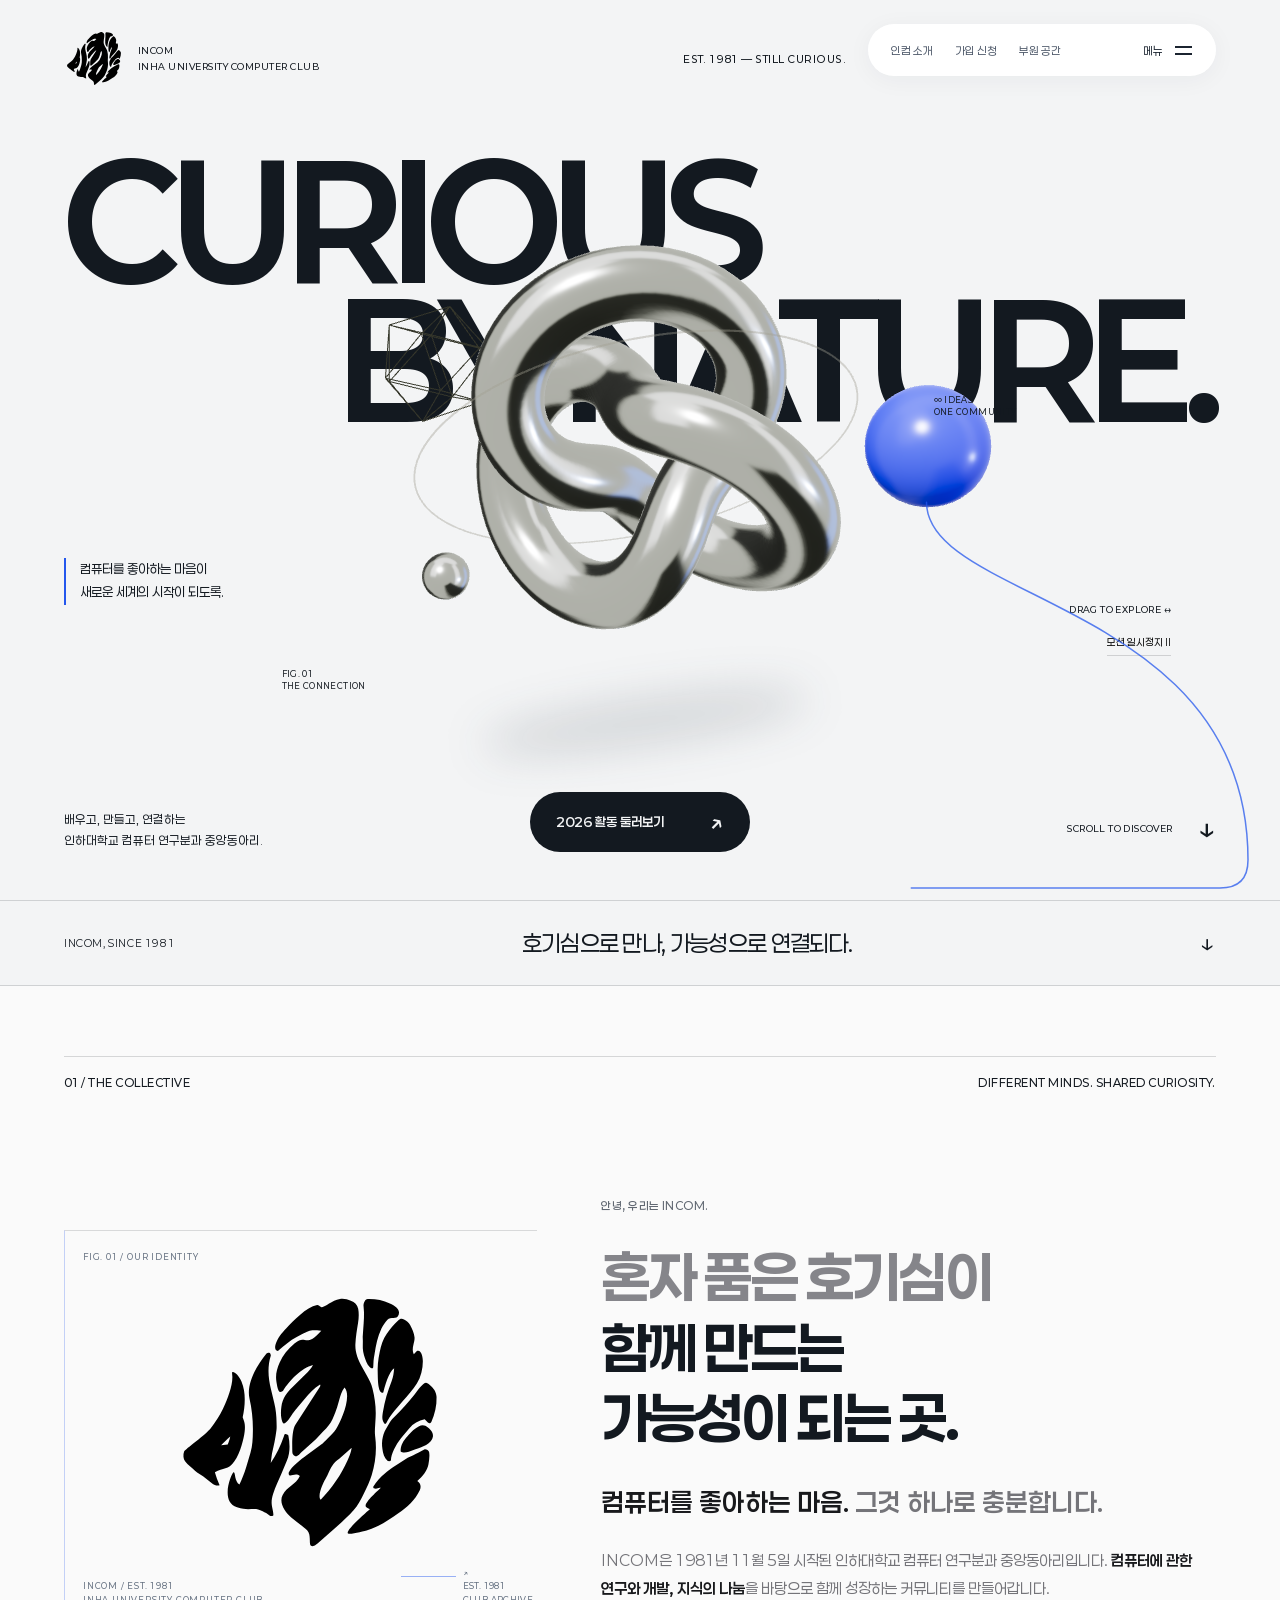
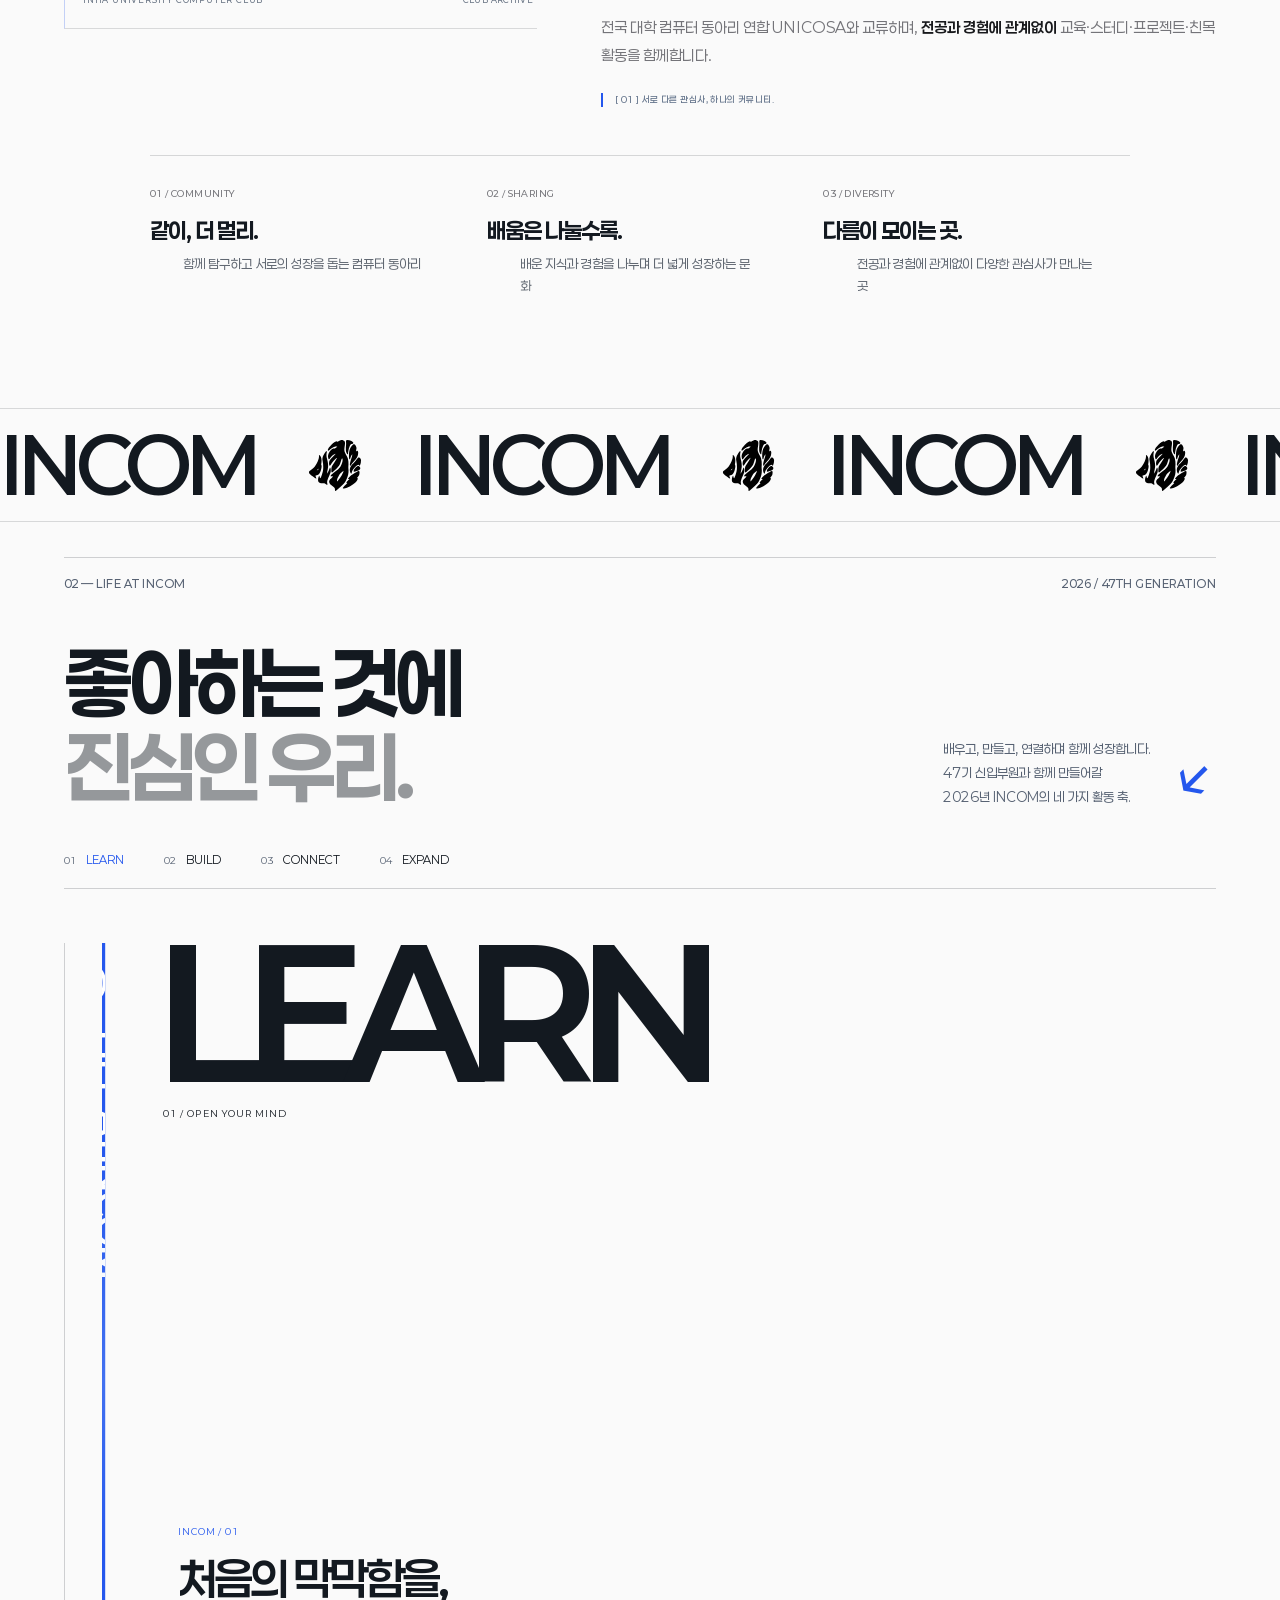
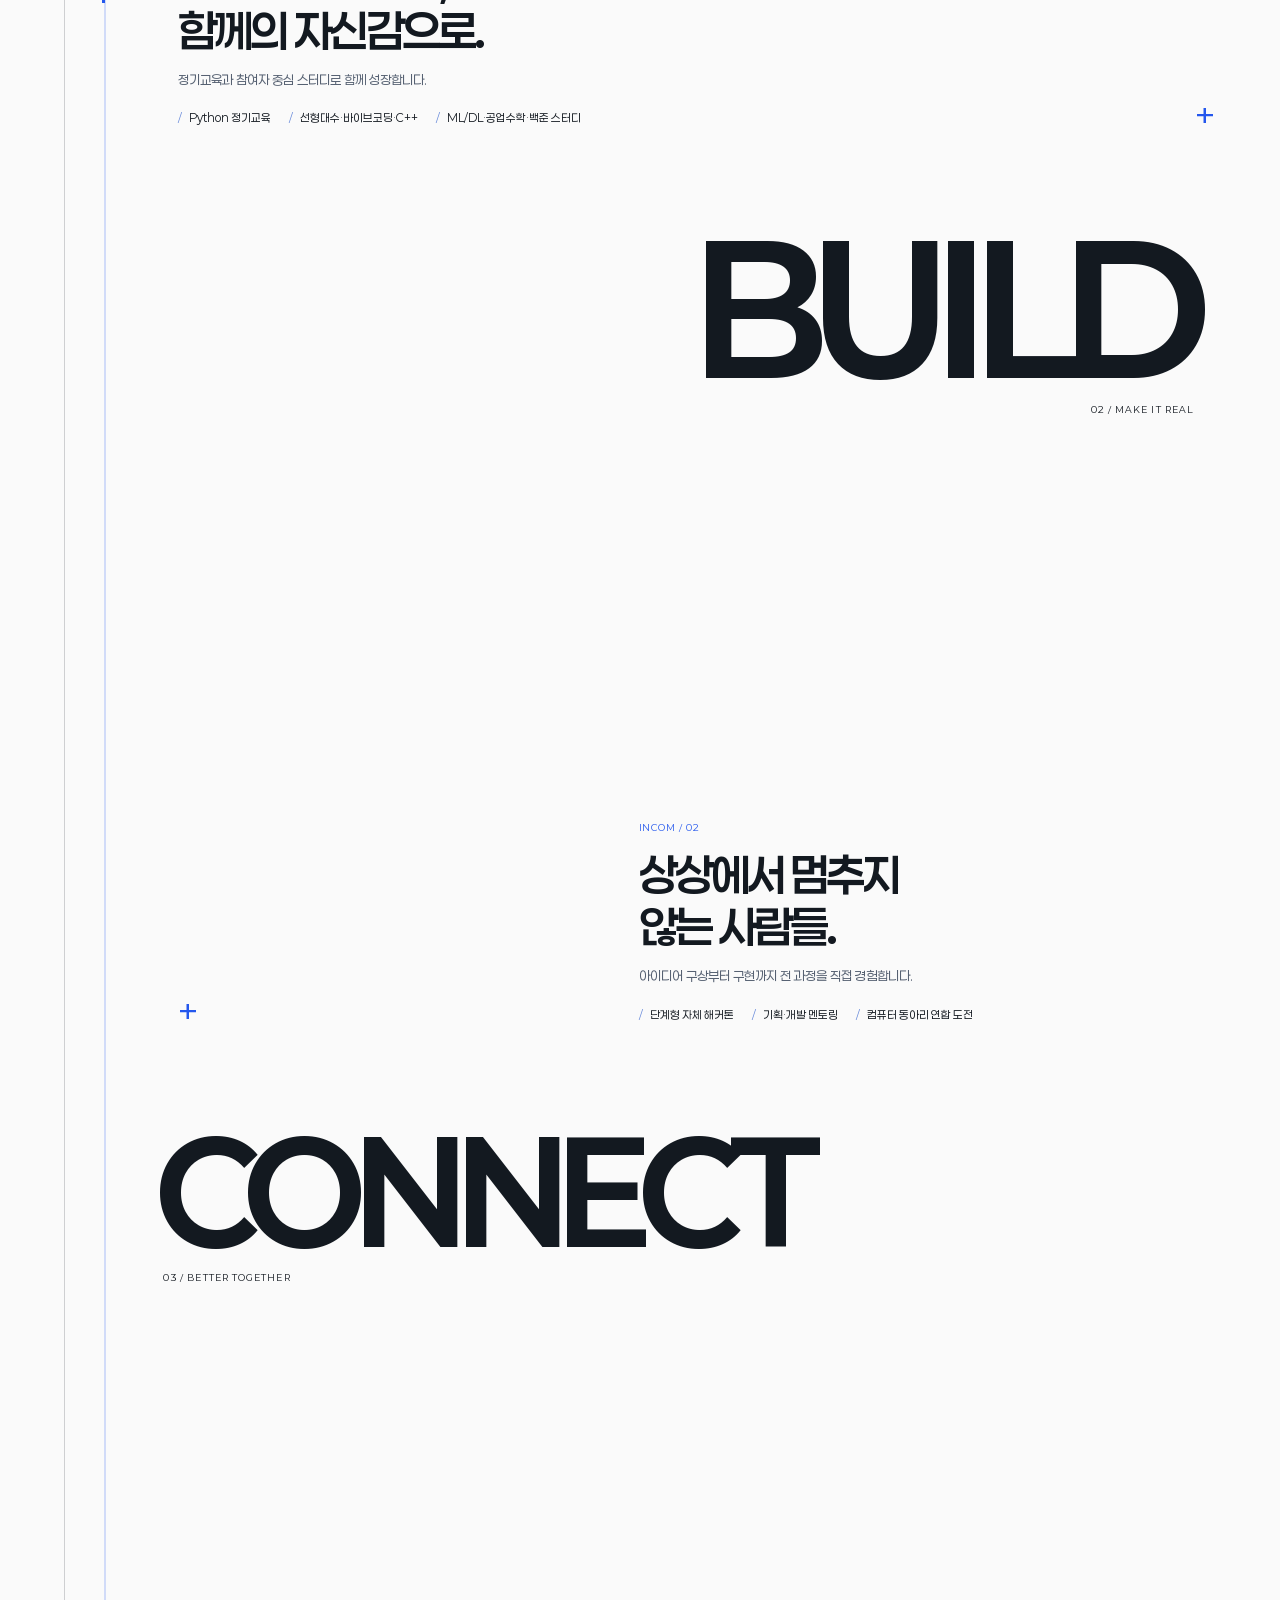
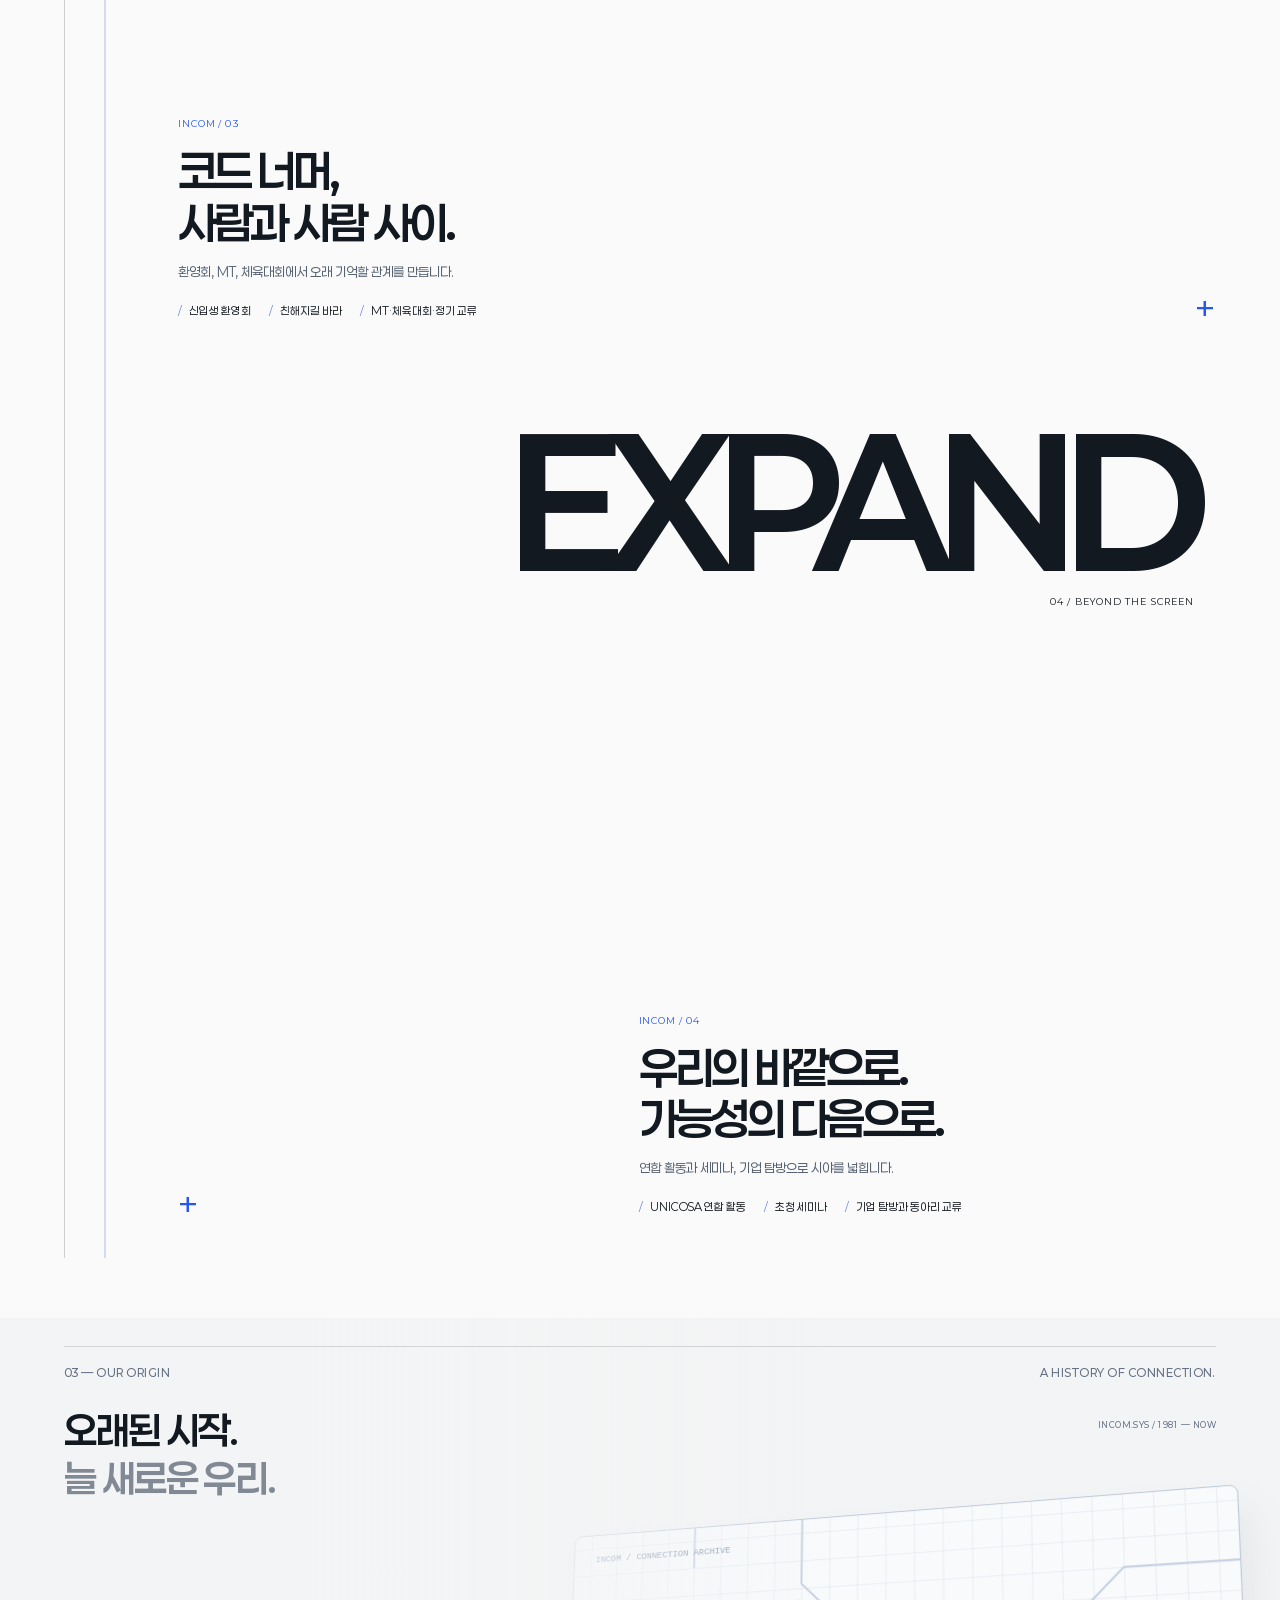
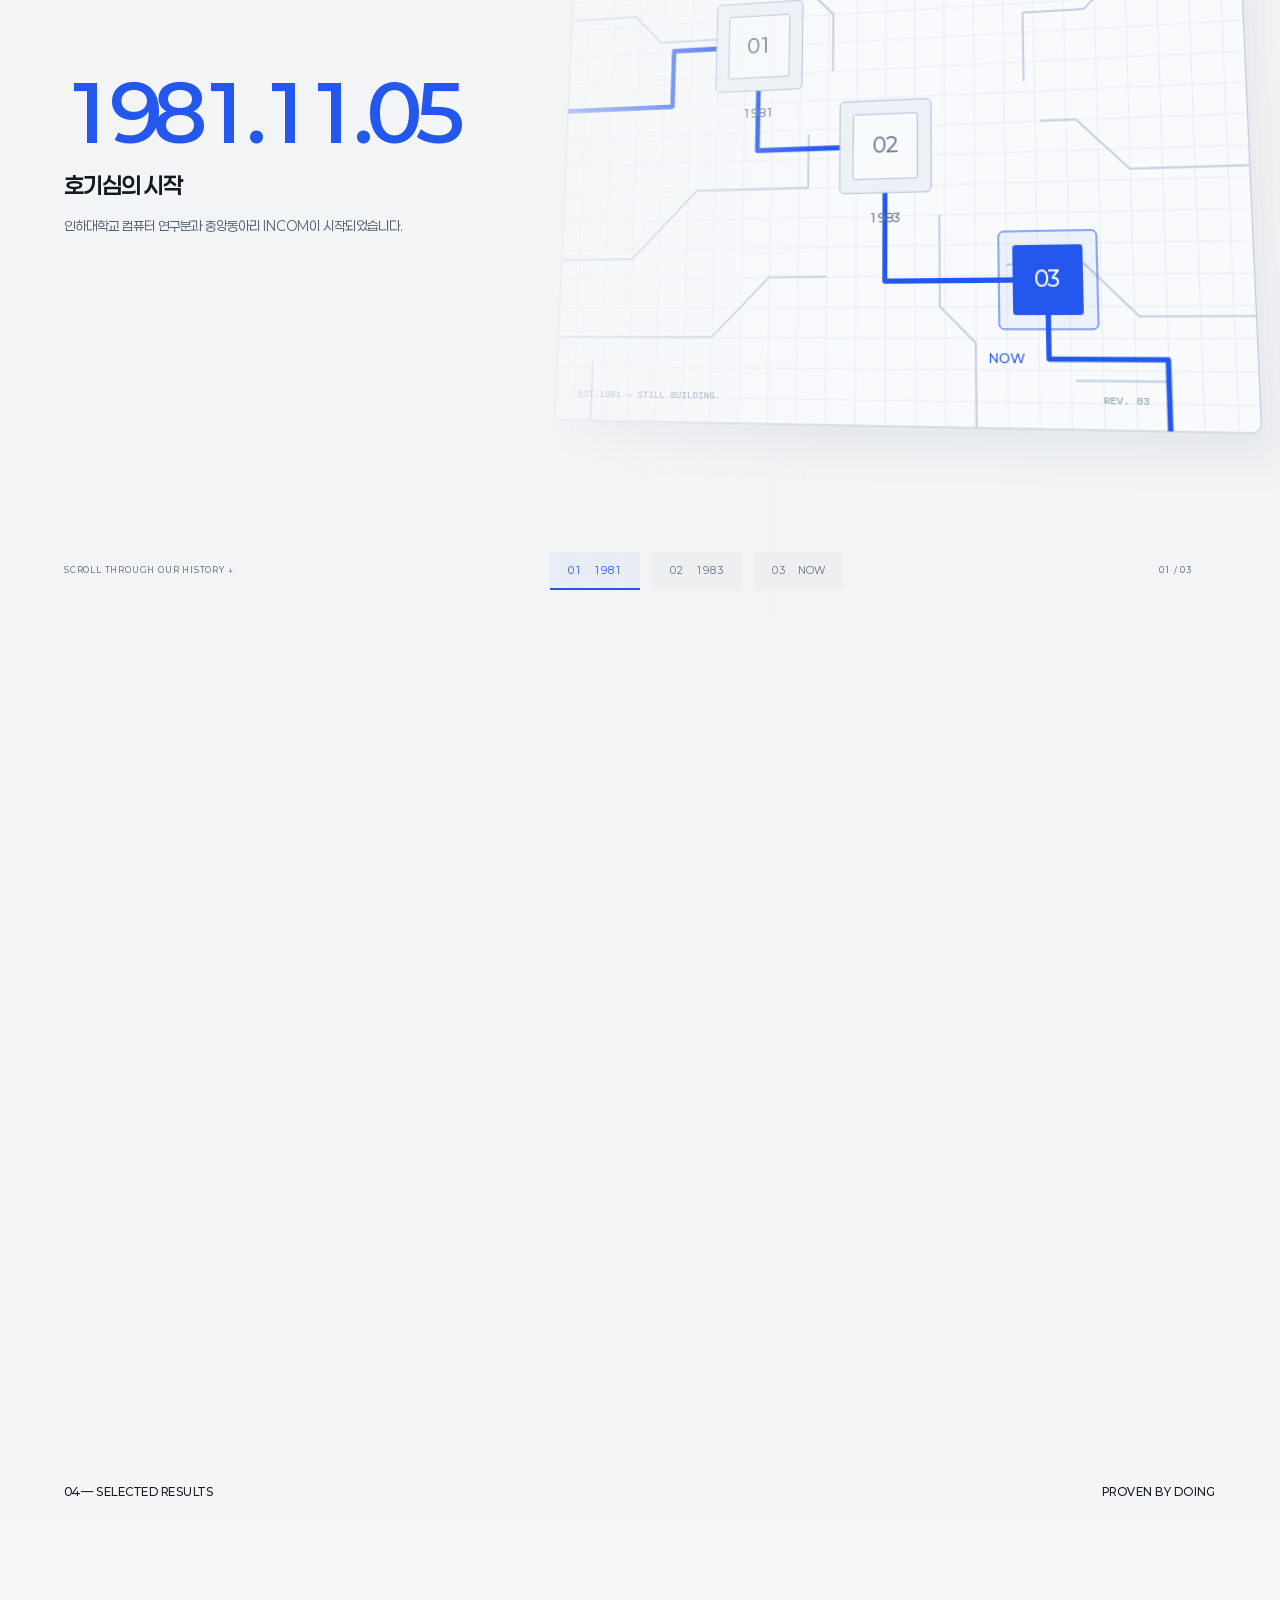
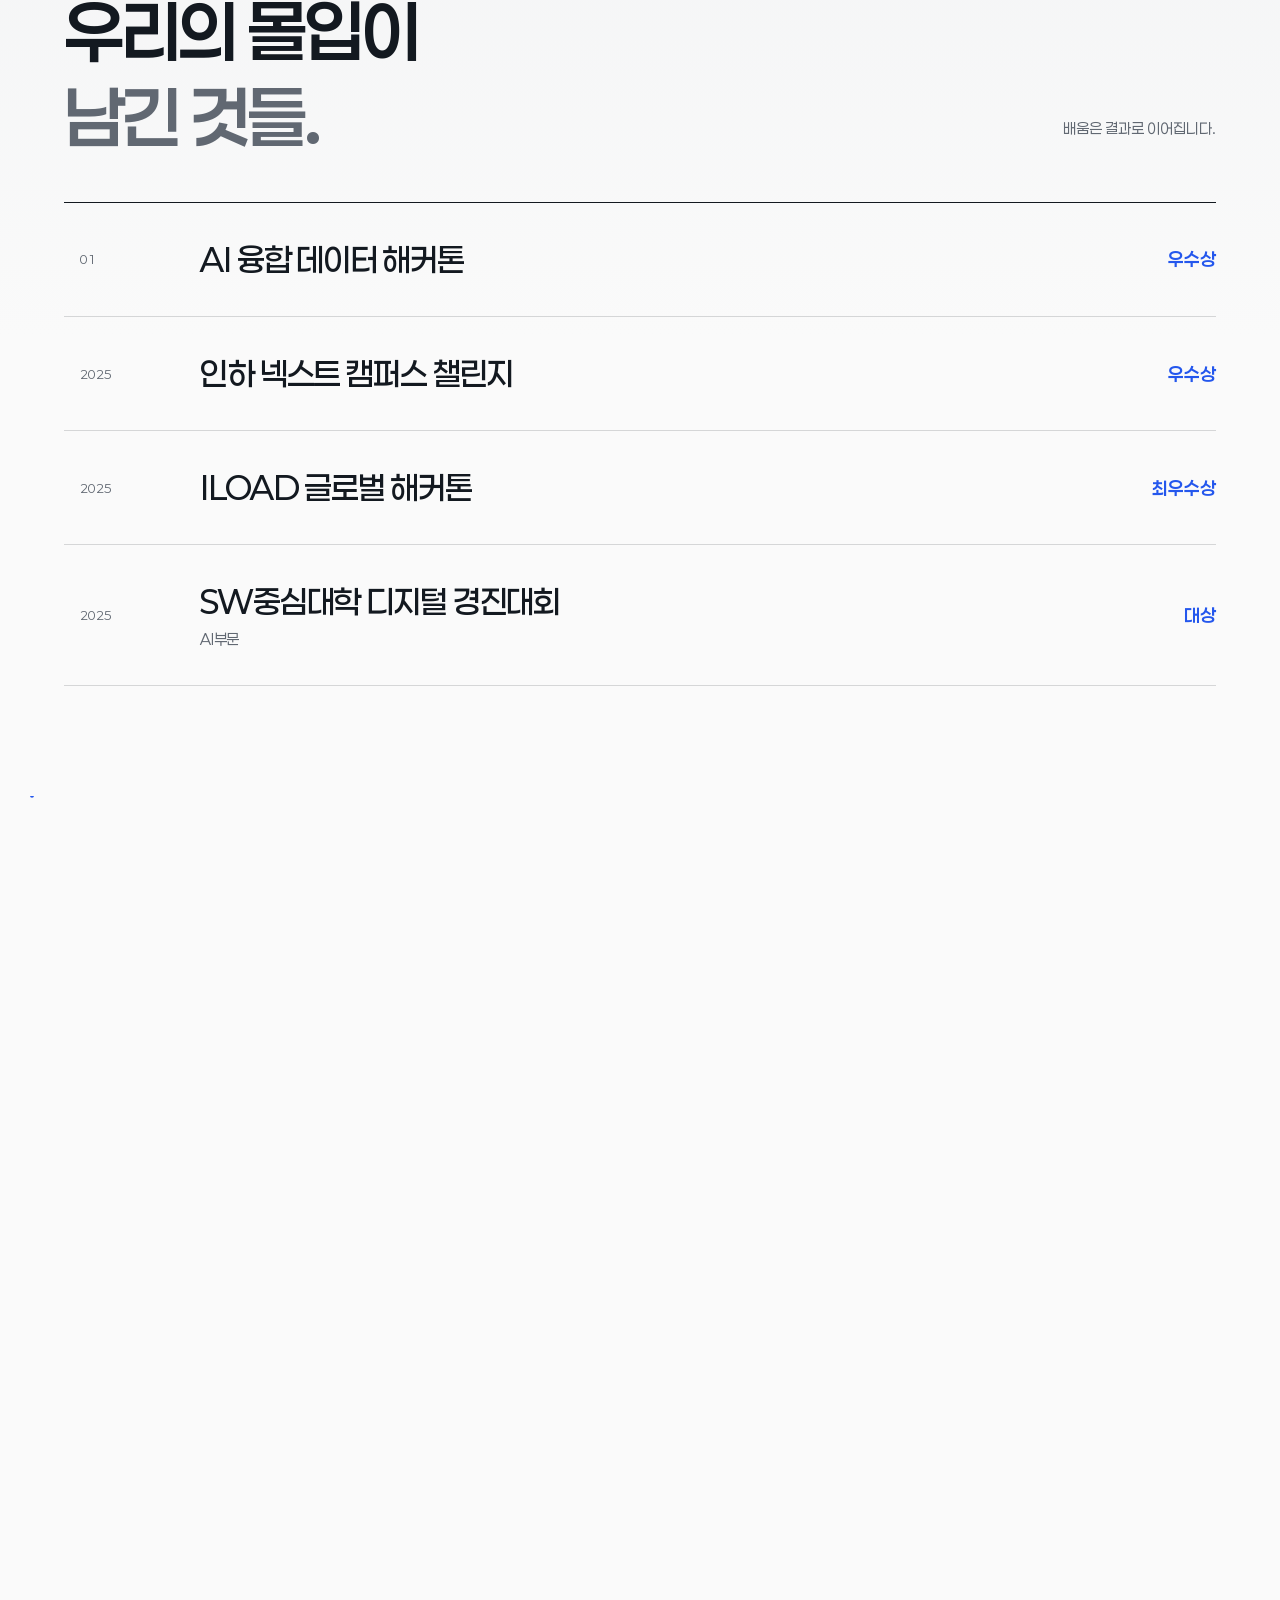
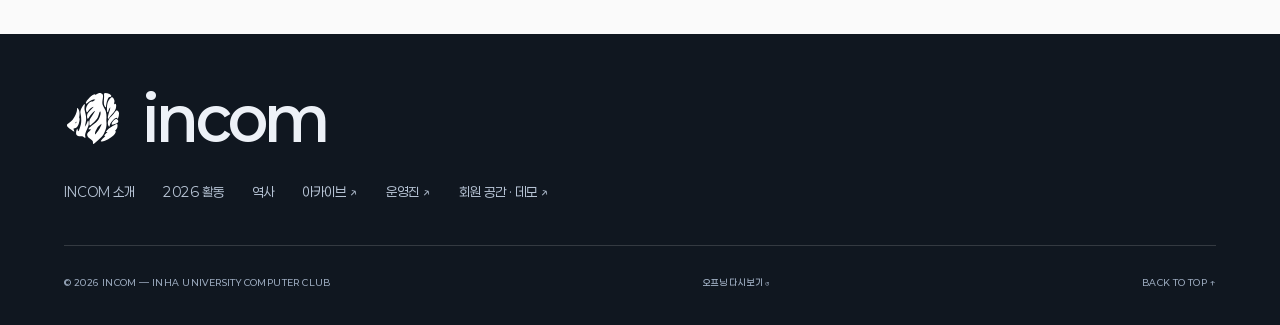
<file: index.html>
<!doctype html>
<html lang="ko">
<head>
  <meta charset="UTF-8"><meta name="viewport" content="width=device-width, initial-scale=1">
  <meta name="theme-color" content="#f2f0e8">
  <meta name="description" content="1981년부터 배움과 프로젝트, 사람을 연결하는 인하대학교 컴퓨터 연구분과 중앙동아리 INCOM.">
  <title>INCOM — A space for curious minds.</title>
  <link rel="icon" href="assets/incom-mark.svg" type="image/svg+xml">
  <link rel="preload" href="assets/fonts/Paperlogy-4Regular.woff2" as="font" type="font/woff2" crossorigin>
  <link rel="preload" href="assets/fonts/Paperlogy-7Bold.woff2" as="font" type="font/woff2" crossorigin>
  <link rel="stylesheet" href="gallery.css?v=20260925-menu"><link rel="stylesheet" href="navigation.css?v=20260925"><script src="gallery.js?v=20260923-controls" defer></script><script src="navigation.js?v=20260925" defer></script>
</head>
<body>
  <a href="#main" class="skip-link">본문 바로가기</a>
  <header class="corner-nav" aria-label="빠른 탐색">
    <div class="corner-bar"><nav class="corner-shortcuts" aria-label="빠른 메뉴"><a href="#about">인컴 소개</a><a href="join/">가입 신청</a><a href="members/">부원 공간</a></nav><button class="corner-toggle" type="button" aria-expanded="false" aria-controls="corner-panel"><span class="corner-label">메뉴</span><span class="corner-icon" aria-hidden="true"><i></i><i></i></span></button></div>
    <div class="corner-panel" id="corner-panel" inert aria-hidden="true"><div class="corner-panel-inner"><nav aria-label="전체 메뉴"><a href="#about"><small>01</small> 인컴 소개 <span>↗</span></a><a href="#activities"><small>02</small> 활동 둘러보기 <span>↗</span></a><a href="#history"><small>03</small> 인컴의 역사 <span>↗</span></a><a href="team/"><small>04</small> 운영진 <span>↗</span></a><div class="corner-actions"><a href="join/">가입 신청하기 ↗</a><a href="members/">부원 공간 ↗</a></div></nav><p>INCOM · INHA UNIVERSITY</p></div></div>
  </header>
  <div class="opening" hidden aria-label="전시 오프닝">
    <div class="opening-panel left"></div><div class="opening-panel right"></div>
    <img class="opening-emblem" src="assets/incom-mark.svg" width="96" height="91" alt="INCOM 로고">
    <div class="opening-type" aria-hidden="true">IN<span>COM</span><small>A SPACE FOR CURIOUS MINDS.</small></div>
    <button class="opening-skip" type="button">바로 입장하기 ↗</button>
  </div>
  <main id="main">
    <svg class="journey-thread" aria-hidden="true"><path class="journey-source" pathLength="1"/><path class="journey-intro" pathLength="1"/><path class="journey-logo" pathLength="1"/><path class="journey-activity" pathLength="1"/><path class="journey-origin" pathLength="1"/></svg>
    <section id="top" class="hero">
      <div class="hero-topline mono"><div class="hero-identity"><img src="assets/incom-mark.svg" width="64" height="61" alt="INCOM 로고"><span>INCOM<br>INHA UNIVERSITY COMPUTER CLUB</span></div><span class="edition">EST. 1981 — STILL CURIOUS.</span></div>
      <h1 class="hero-title">CURIOUS<br><span>BY NATURE.</span></h1>
      <div class="gallery-object">
        <div class="object-shadow" aria-hidden="true"></div>
        <div id="scene" role="img" aria-label="지식과 연결을 상징하는 은빛 매듭과 파란 구체의 3D 조형물"><img class="scene-fallback" src="assets/ice-relic-cutout.webp" alt=""></div>
        <span class="specimen mono" aria-hidden="true">FIG. 01<br>THE CONNECTION</span>
        <span class="specimen specimen-right mono" aria-hidden="true">∞ IDEAS<br>ONE COMMUNITY</span>
      </div>
      <div class="hero-note"><p>컴퓨터를 좋아하는 마음이<br>새로운 세계의 시작이 되도록.</p></div>
      <div class="object-tools"><span class="mono drag-hint">DRAG TO EXPLORE ↔</span><button type="button" class="motion-toggle" aria-pressed="false">모션 일시정지 Ⅱ</button></div>
      <div class="hero-bottom"><p>배우고, 만들고, 연결하는<br>인하대학교 컴퓨터 연구분과 중앙동아리.</p><a href="#activities" class="pill dark">2026 활동 둘러보기 <span>↗</span></a><a href="#about" class="scroll-note mono">SCROLL TO DISCOVER <span>↓</span></a></div>
    </section>
    <div class="chapter-line"><span>INCOM, SINCE 1981</span><p>호기심으로 만나, 가능성으로 연결되다.</p><span aria-hidden="true">↓</span></div>
    <section class="about section" id="about">
      <div class="section-meta mono"><span>01 / THE COLLECTIVE</span><span>DIFFERENT MINDS. SHARED CURIOSITY.</span></div>
      <div class="collective-intro">
        <div class="collective-specimen"><span class="specimen-caption mono">FIG. 01 / OUR IDENTITY</span><img class="collective-mark" src="assets/incom-mark.svg" width="512" height="487" alt="INCOM 로고"><span class="specimen-caption mono">INCOM / EST. 1981<br>INHA UNIVERSITY COMPUTER CLUB</span><span class="specimen-coordinate mono" aria-hidden="true">↗<br>EST. 1981<br>CLUB ARCHIVE</span></div><div class="collective-statement">
        <p class="eyebrow mono">안녕, 우리는 INCOM.</p>
        <h2 class="reveal"><span>혼자 품은 호기심이</span><br>함께 만드는<br>가능성이 되는 곳.</h2>
        <p class="collective-lead"><strong>컴퓨터를 좋아하는 마음.</strong> 그것 하나로 충분합니다.</p>
        <div class="collective-copy"><p>INCOM은 1981년 11월 5일 시작된 인하대학교 컴퓨터 연구분과 중앙동아리입니다. <strong>컴퓨터에 관한 연구와 개발, 지식의 나눔</strong>을 바탕으로 함께 성장하는 커뮤니티를 만들어갑니다.</p><p>전국 대학 컴퓨터 동아리 연합 UNICOSA와 교류하며, <strong>전공과 경험에 관계없이</strong> 교육·스터디·프로젝트·친목 활동을 함께합니다.</p></div>
        <p class="collective-footnote mono">[ 01 ] 서로 다른 관심사, 하나의 커뮤니티.</p></div>
      </div>
      <div class="values"><article><span class="mono">01 / COMMUNITY</span><h3>같이, 더 멀리.</h3><p>함께 탐구하고 서로의 성장을 돕는 컴퓨터 동아리</p></article><article><span class="mono">02 / SHARING</span><h3>배움은 나눌수록.</h3><p>배운 지식과 경험을 나누며 더 넓게 성장하는 문화</p></article><article><span class="mono">03 / DIVERSITY</span><h3>다름이 모이는 곳.</h3><p>전공과 경험에 관계없이 다양한 관심사가 만나는 곳</p></article></div>
    </section>
    <div class="brand-ribbon" aria-label="INCOM — Inha University Computer Club"><div class="brand-ribbon-track" aria-hidden="true"><span>INCOM</span><img src="assets/incom-mark.svg" width="100" height="95" alt=""><span>INCOM</span><img src="assets/incom-mark.svg" width="100" height="95" alt=""><span>INCOM</span><img src="assets/incom-mark.svg" width="100" height="95" alt=""><span>INCOM</span><img src="assets/incom-mark.svg" width="100" height="95" alt=""><span>INCOM</span><img src="assets/incom-mark.svg" width="100" height="95" alt=""><span>INCOM</span><img src="assets/incom-mark.svg" width="100" height="95" alt=""><span>INCOM</span><img src="assets/incom-mark.svg" width="100" height="95" alt=""><span>INCOM</span><img src="assets/incom-mark.svg" width="100" height="95" alt=""><span>INCOM</span><img src="assets/incom-mark.svg" width="100" height="95" alt=""><span>INCOM</span><img src="assets/incom-mark.svg" width="100" height="95" alt=""><span>INCOM</span><img src="assets/incom-mark.svg" width="100" height="95" alt=""><span>INCOM</span><img src="assets/incom-mark.svg" width="100" height="95" alt=""><span>INCOM</span><img src="assets/incom-mark.svg" width="100" height="95" alt=""><span>INCOM</span><img src="assets/incom-mark.svg" width="100" height="95" alt=""><span>INCOM</span><img src="assets/incom-mark.svg" width="100" height="95" alt=""><span>INCOM</span><img src="assets/incom-mark.svg" width="100" height="95" alt=""></div></div>
    <section class="activities section" id="activities">
      <div class="section-meta"><span>02 — LIFE AT INCOM</span><span>2026 / 47TH GENERATION</span></div>
      <div class="activity-heading">
        <h2 class="reveal">좋아하는 것에<br><span>진심인 우리.</span></h2>
        <div class="heading-aside"><p>배우고, 만들고, 연결하며 함께 성장합니다.<br>47기 신입부원과 함께 만들어갈<br>2026년 INCOM의 네 가지 활동 축.</p><span class="direction-arrow" aria-hidden="true">↙</span></div>
      </div>
      <nav class="activity-nav" aria-label="활동 바로가기"><a href="#learn"><span>01</span> LEARN</a><a href="#build"><span>02</span> BUILD</a><a href="#connect"><span>03</span> CONNECT</a><a href="#expand"><span>04</span> EXPAND</a></nav>
      <div class="activity-exhibit"><aside class="activity-rail" aria-hidden="true"><div class="activity-pillar"><span class="pillar-number">01</span><span class="pillar-title">LIFE AT<br>INCOM.</span><span class="pillar-key">LEARN</span><span class="pillar-scale">01 — 04 / SCROLL TO EXPLORE</span><i class="pillar-progress"></i></div></aside><div class="projects">
        <article class="project" id="learn">
          <span class="activity-word" aria-hidden="true">LEARN<span>01 / OPEN YOUR MIND</span></span>
          <figure class="project-image">
            <img src="assets/activities/learn.webp" width="525" height="510" alt="강의실에서 진행 중인 INCOM 교육" loading="lazy">
            <figcaption><span class="project-number">01</span><span class="project-key">LEARN</span></figcaption>
          </figure>
          <div class="project-copy"><span class="project-index">INCOM / 01</span><h3>처음의 막막함을,<br>함께의 자신감으로.</h3><p>정기교육과 참여자 중심 스터디로 함께 성장합니다.</p><ul><li>Python 정기교육</li><li>선형대수·바이브코딩·C++</li><li>ML/DL·공업수학·백준 스터디</li></ul></div>
        </article>
        <article class="project" id="build">
          <span class="activity-word" aria-hidden="true">BUILD<span>02 / MAKE IT REAL</span></span>
          <figure class="project-image">
            <img src="assets/activities/build.webp" width="525" height="435" alt="INCOM 아이디어톤 참가자 단체 사진" loading="lazy">
            <figcaption><span class="project-number">02</span><span class="project-key">BUILD</span></figcaption>
          </figure>
          <div class="project-copy"><span class="project-index">INCOM / 02</span><h3>상상에서 멈추지<br>않는 사람들.</h3><p>아이디어 구상부터 구현까지 전 과정을 직접 경험합니다.</p><ul><li>단계형 자체 해커톤</li><li>기획·개발 멘토링</li><li>컴퓨터 동아리 연합 도전</li></ul></div>
        </article>
        <article class="project" id="connect">
          <span class="activity-word" aria-hidden="true">CONNECT<span>03 / BETTER TOGETHER</span></span>
          <figure class="project-image">
            <img src="assets/activities/connect.webp" width="760" height="560" alt="INCOM 체육대회에서 게임을 즐기는 부원들" loading="lazy">
            <figcaption><span class="project-number">03</span><span class="project-key">CONNECT</span></figcaption>
          </figure>
          <div class="project-copy"><span class="project-index">INCOM / 03</span><h3>코드 너머,<br>사람과 사람 사이.</h3><p>환영회, MT, 체육대회에서 오래 기억할 관계를 만듭니다.</p><ul><li>신입생 환영회</li><li>친해지길 바라</li><li>MT·체육대회·정기 교류</li></ul></div>
        </article>
        <article class="project" id="expand">
          <span class="activity-word" aria-hidden="true">EXPAND<span>04 / BEYOND THE SCREEN</span></span>
          <figure class="project-image">
            <img src="assets/activities/expand.webp" width="682" height="735" alt="UNICOSA 연합 세미나 참가자 단체 사진" loading="lazy">
            <figcaption><span class="project-number">04</span><span class="project-key">EXPAND</span></figcaption>
          </figure>
          <div class="project-copy"><span class="project-index">INCOM / 04</span><h3>우리의 바깥으로.<br>가능성의 다음으로.</h3><p>연합 활동과 세미나, 기업 탐방으로 시야를 넓힙니다.</p><ul><li>UNICOSA 연합 활동</li><li>초청 세미나</li><li>기업 탐방과 동아리 교류</li></ul></div>
        </article>
      </div>
      </div>
    </section>
    <div class="origin-results">
    <svg class="origin-handoff" aria-hidden="true"><path class="handoff-input" pathLength="1"/><path class="handoff-ray" pathLength="1"/><path class="handoff-ray" pathLength="1"/><path class="handoff-ray" pathLength="1"/><path class="handoff-ray" pathLength="1"/><path class="handoff-trunk" pathLength="1"/><path class="handoff-prism"/><ellipse class="handoff-cursor" rx="14" ry="14"/></svg>
    <section class="history" id="history" aria-label="INCOM 연혁">
      <div class="origin-stage">
        <div class="origin-space" aria-hidden="true"><div class="origin-fallback-line"></div></div>
        <div class="origin-overlay">
          <div class="section-meta"><span>03 — OUR ORIGIN</span><span>A HISTORY OF CONNECTION.</span></div>
          <div class="history-heading"><h2>오래된 시작.<br><span>늘 새로운 우리.</span></h2><span class="mono">INCOM.SYS / 1981 — NOW</span></div>
          <div class="timeline"><article><span class="timeline-year">1981.11.05</span><h3>호기심의 시작</h3><p>인하대학교 컴퓨터 연구분과 중앙동아리 INCOM이 시작되었습니다.</p></article>
<article><span class="timeline-year">1983</span><h3>함께할 이유를 세우다</h3><p>회칙을 제정하고, 연구·개발·보급과 회원 간 친목이라는 동아리의 목적을 세웠습니다.</p></article>
<article><span class="timeline-year">NOW</span><h3>연결은 계속된다</h3><p>1981년부터 이어진 연결. 교육, 스터디, 프로젝트와 교류 활동을 이어가는 컴퓨터 동아리입니다.</p></article></div>
          <div class="origin-controls"><span class="flight-caption mono">SCROLL THROUGH OUR HISTORY ↓</span><nav aria-label="연혁 시점 선택"><button type="button" data-stop="0" aria-label="1981년 연혁 보기">01 <span>1981</span></button><button type="button" data-stop="1" aria-label="1983년 연혁 보기">02 <span>1983</span></button><button type="button" data-stop="2" aria-label="현재 연혁 보기">03 <span>NOW</span></button></nav><span class="flight-count mono" aria-hidden="true">01 / 03</span></div>
        </div>
      </div>
    </section>
    <section class="awards section" id="achievements">
      <div class="section-meta"><span>04 — SELECTED RESULTS</span><span>PROVEN BY DOING</span></div>
      <div class="results-heading"><h2 class="reveal">우리의 몰입이<br><span>남긴 것들.</span></h2><p>배움은 결과로 이어집니다.</p></div>
      <ol class="results">
        <li class="reveal"><span class="result-year">01</span><h3>AI 융합 데이터 해커톤</h3><span class="result-prize">우수상</span></li>
        <li class="reveal"><span class="result-year">2025</span><h3>인하 넥스트 캠퍼스 챌린지</h3><span class="result-prize">우수상</span></li>
        <li class="reveal"><span class="result-year">2025</span><h3>ILOAD 글로벌 해커톤</h3><span class="result-prize">최우수상</span></li>
        <li class="reveal"><span class="result-year">2025</span><h3>SW중심대학 디지털 경진대회 <small>AI부문</small></h3><span class="result-prize">대상</span></li>
      </ol>
    </section>
    </div>
    <section class="contact section" id="contact">
      <span class="contact-fill" aria-hidden="true"></span>
      <div class="section-meta"><span>05 — YOUR NEXT CHAPTER</span><span>JOIN INCOM</span></div>
      <div class="contact-heading"><h2>다음은,<br>너의 차례.</h2><img src="assets/incom-mark.svg" width="512" height="487" alt="INCOM 로고"></div>
      <div class="contact-bottom"><p>컴퓨터를 좋아하는 마음이 있다면.<br>인컴 가입 신청서를 먼저 둘러보세요.</p><a class="contact-team" href="join/">신청서 작성하기 <span>↗</span></a></div>
      <div class="contact-links"><a href="https://www.instagram.com/inha_incom/" target="_blank" rel="noreferrer">Instagram ↗</a><a href="mailto:incom44th@gmail.com">incom44th@gmail.com ↗</a></div>
    </section>
  </main>
  <footer><a href="#top" class="footer-logo" aria-label="INCOM 첫 화면으로"><img class="footer-emblem" src="assets/incom-mark.svg" width="180" height="171" alt="">incom</a><nav class="footer-nav" aria-label="사이트 바로가기"><a href="#about">INCOM 소개</a><a href="#activities">2026 활동</a><a href="#history">역사</a><a href="https://github.com/2026-INCOM" target="_blank" rel="noreferrer">아카이브 ↗</a><a href="team/">운영진 ↗</a><a href="members/">회원 공간 · 데모 ↗</a></nav><div class="footer-bottom mono"><span>© 2026 INCOM — INHA UNIVERSITY COMPUTER CLUB</span><button type="button" class="replay">오프닝 다시 보기 ↺</button><a href="#top">BACK TO TOP ↑</a></div></footer>
</body>
</html>
</file>
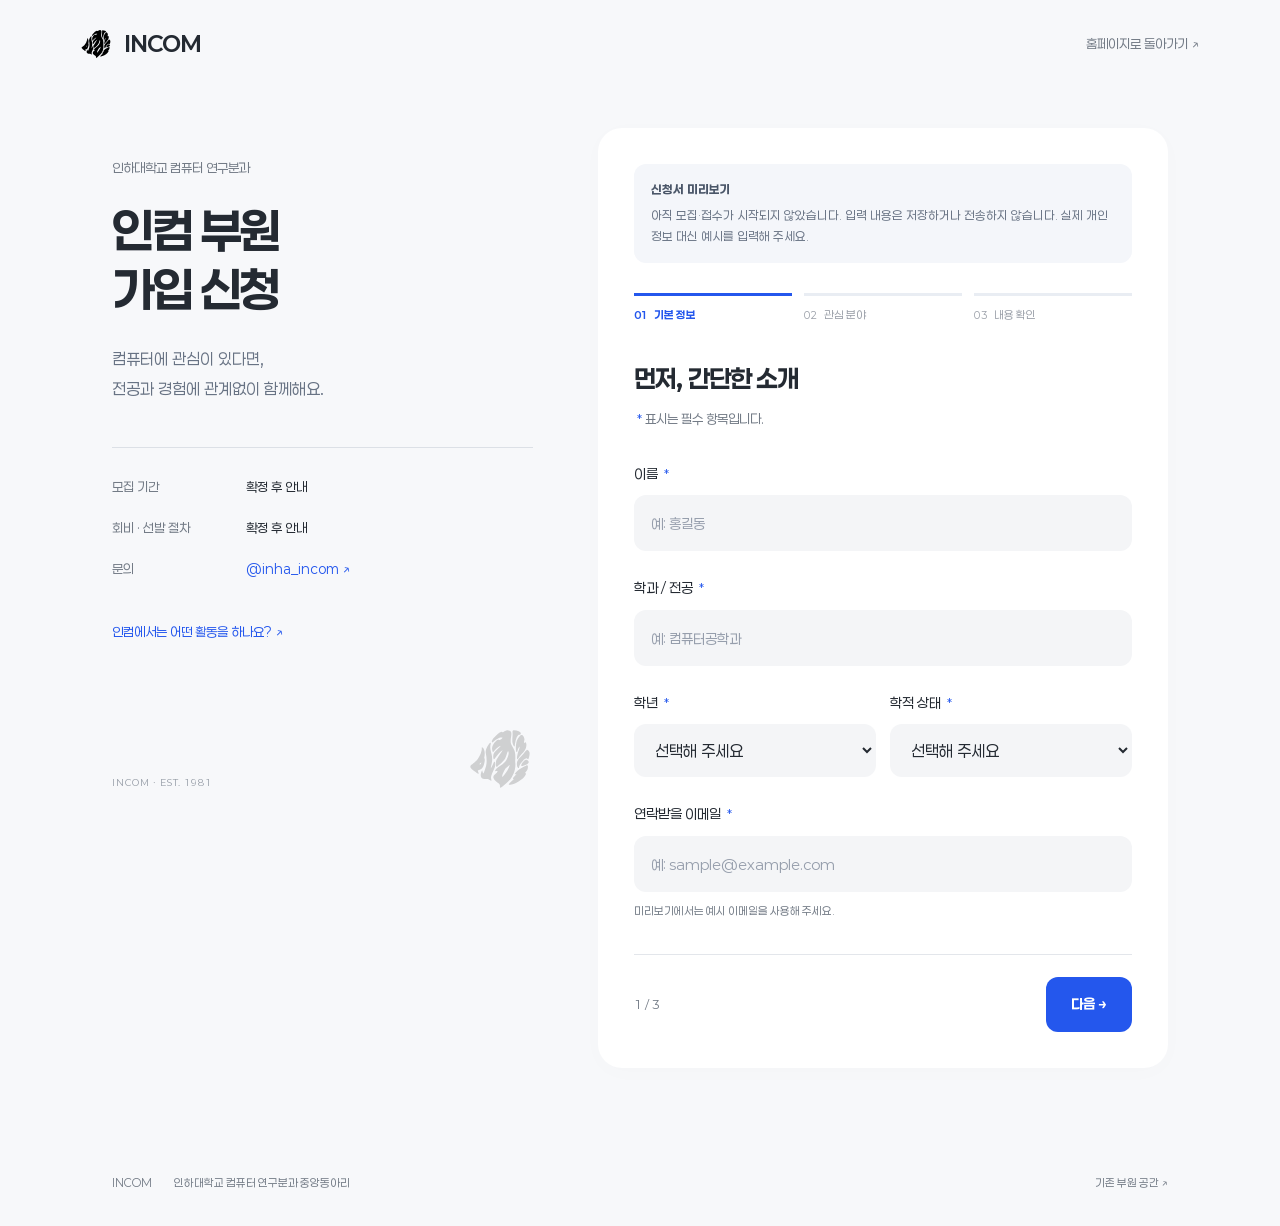
<file: join/index.html>
<!doctype html>
<html lang="ko">
<head>
  <meta charset="UTF-8"><meta name="viewport" content="width=device-width, initial-scale=1">
  <meta name="theme-color" content="#2457ed"><meta name="robots" content="noindex,nofollow">
  <title>부원 가입 신청 — INCOM</title>
  <link rel="icon" href="../assets/incom-mark.svg" type="image/svg+xml">
  <link rel="stylesheet" href="join.css"><link rel="stylesheet" href="refined.css?v=20260925"><script src="join.js?v=20260925" defer></script>
</head>
<body>
  <header><a class="brand" href="../"><img src="../assets/incom-mark.svg" width="38" height="36" alt=""><strong>INCOM</strong></a><a href="../">홈페이지로 돌아가기 ↗</a></header>
  <main>
    <aside class="intro"><p class="kicker">인하대학교 컴퓨터 연구분과</p><h1>인컴 부원<br>가입 신청</h1><p class="intro-copy">컴퓨터에 관심이 있다면,<br>전공과 경험에 관계없이 함께해요.</p><dl><dt>모집 기간</dt><dd>확정 후 안내</dd><dt>회비 · 선발 절차</dt><dd>확정 후 안내</dd><dt>문의</dt><dd><a href="https://www.instagram.com/inha_incom/" target="_blank" rel="noreferrer">@inha_incom ↗</a></dd></dl><a class="about-link" href="../#activities">인컴에서는 어떤 활동을 하나요? ↗</a><div class="intro-bottom"><span>INCOM · EST. 1981</span><img src="../assets/incom-mark.svg" width="120" height="114" alt=""></div></aside>
    <section class="application" aria-label="가입 신청서 미리보기">
      <div class="preview-note"><strong>신청서 미리보기</strong><p>아직 모집·접수가 시작되지 않았습니다. 입력 내용은 저장하거나 전송하지 않습니다. 실제 개인정보 대신 예시를 입력해 주세요.</p></div>
      <ol class="steps" aria-label="작성 단계"><li aria-current="step"><span>01</span> 기본 정보</li><li><span>02</span> 관심 분야</li><li><span>03</span> 내용 확인</li></ol>
      <form id="join-form">
        <section data-step="0"><div class="section-heading"><h2 tabindex="-1">먼저, 간단한 소개</h2><p><span class="required">*</span> 표시는 필수 항목입니다.</p></div>
          <div class="field"><label for="name">이름 <span class="required">*</span></label><input id="name" name="name" required maxlength="30" autocomplete="off" placeholder="예: 홍길동"></div>
          <div class="field"><label for="department">학과 / 전공 <span class="required">*</span></label><input id="department" name="department" required maxlength="80" autocomplete="off" placeholder="예: 컴퓨터공학과"></div>
          <div class="field-row"><div class="field"><label for="year">학년 <span class="required">*</span></label><select id="year" name="year" required><option value="">선택해 주세요</option><option>1학년</option><option>2학년</option><option>3학년</option><option>4학년 이상</option><option>기타</option></select></div><div class="field"><label for="status">학적 상태 <span class="required">*</span></label><select id="status" name="status" required><option value="">선택해 주세요</option><option>재학</option><option>휴학</option><option>기타</option></select></div></div>
          <div class="field"><label for="email">연락받을 이메일 <span class="required">*</span></label><input id="email" name="email" type="email" required maxlength="120" autocomplete="off" placeholder="예: sample@example.com"><small>미리보기에서는 예시 이메일을 사용해 주세요.</small></div>
        </section>
        <section data-step="1" hidden><div class="section-heading"><h2 tabindex="-1">어떤 활동이 궁금한가요?</h2><p>아직 잘 몰라도 괜찮아요. 지금의 관심사를 알려주세요.</p></div>
          <fieldset class="field interests"><legend>관심 있는 활동 <span class="optional">선택 · 여러 개 선택 가능</span></legend><div class="choices"><label><input type="checkbox" name="interest" value="프로그래밍 기초"><span>프로그래밍 기초</span></label><label><input type="checkbox" name="interest" value="웹 / 앱 개발"><span>웹 / 앱 개발</span></label><label><input type="checkbox" name="interest" value="AI / 데이터"><span>AI / 데이터</span></label><label><input type="checkbox" name="interest" value="알고리즘"><span>알고리즘</span></label><label><input type="checkbox" name="interest" value="프로젝트 / 해커톤"><span>프로젝트 / 해커톤</span></label><label><input type="checkbox" name="interest" value="교류 활동"><span>교류 활동</span></label><label><input type="checkbox" name="interest" value="아직 탐색 중"><span>아직 탐색 중</span></label></div></fieldset>
          <div class="field"><label for="experience">프로그래밍 경험 <span class="optional">선택</span></label><select id="experience" name="experience"><option value="">선택하지 않음</option><option>처음 시작해요</option><option>수업이나 독학으로 배워봤어요</option><option>프로젝트를 해봤어요</option></select><small>경험이 없어도 괜찮습니다.</small></div>
          <div class="field"><label for="motivation">인컴에서 해보고 싶은 것 <span class="required">*</span></label><textarea id="motivation" name="motivation" required maxlength="500" rows="5" placeholder="배우고 싶은 내용이나 함께 해보고 싶은 활동을 편하게 적어주세요."></textarea><small class="counter"><span id="motivation-count">0</span> / 500</small></div>
          <div class="field"><label for="question">궁금한 점 <span class="optional">선택</span></label><textarea id="question" name="question" maxlength="300" rows="3" placeholder="미리 물어보고 싶은 것이 있다면 남겨주세요."></textarea></div>
        </section>
        <section data-step="2" hidden><div class="section-heading"><h2 tabindex="-1">작성 내용을 확인해 주세요</h2><p>수정할 내용이 있다면 이전 단계로 돌아갈 수 있어요.</p></div><dl id="review" class="review"></dl><div class="submission-note"><strong>현재는 실제 신청을 받지 않습니다.</strong><p>모집 일정과 개인정보 처리 안내, 접수 시스템이 확정된 뒤 실제 제출 기능이 열립니다. 아래 버튼은 완료 화면만 보여줍니다.</p></div></section>
        <div class="form-actions"><button id="back" type="button" hidden>← 이전</button><span id="step-count">1 / 3</span><button id="next" class="primary" type="button">다음 →</button><button id="finish" class="primary" type="button" hidden>완료 화면 미리보기 →</button></div>
      </form>
      <section id="complete" hidden><span class="completion-mark" aria-hidden="true">✓</span><h2 tabindex="-1">신청서 미리보기를 마쳤어요.</h2><p>실제 가입 신청은 접수되지 않았습니다.<br>작성한 내용은 저장·전송되지 않았으며 초기화되었습니다.</p><div class="submission-note"><strong>실제 접수 시에는</strong><p>접수 결과와 이후 절차를 이곳에 안내할 예정입니다. 현재는 모집 기간과 선발 방식이 확정되지 않았습니다.</p></div><button id="restart" type="button" class="primary">다시 둘러보기</button><a href="../">인컴 홈페이지로 →</a></section>
      <noscript>신청서 미리보기에는 JavaScript가 필요합니다. 현재 실제 접수는 진행하지 않습니다.</noscript>
    </section>
  </main><footer><span>INCOM</span><span>인하대학교 컴퓨터 연구분과 중앙동아리</span><a href="../members/">기존 부원 공간 ↗</a></footer>
</body>
</html>
</file>
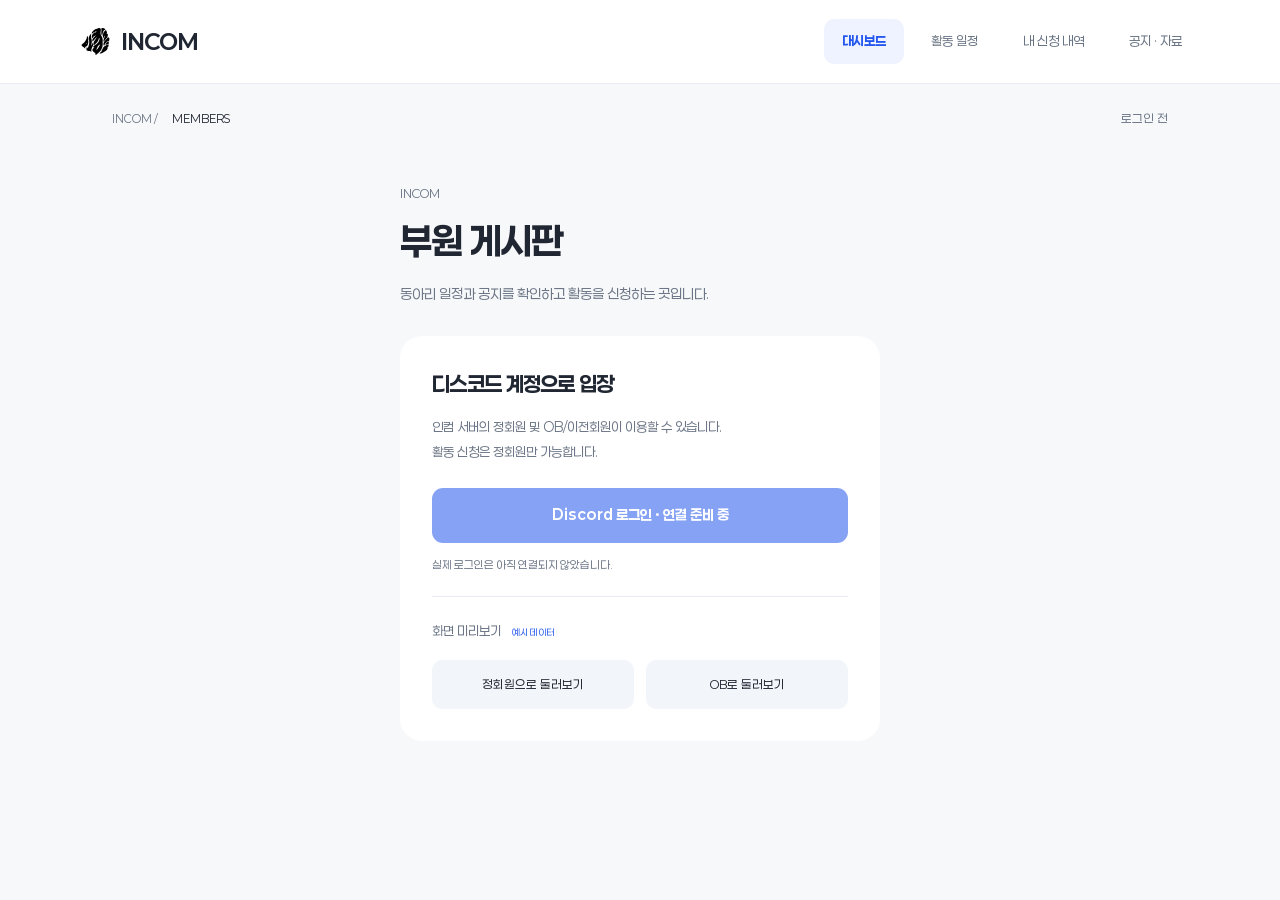
<file: members/index.html>
<!doctype html>
<html lang="ko">
<head>
  <meta charset="UTF-8"><meta name="viewport" content="width=device-width, initial-scale=1">
  <meta name="theme-color" content="#2457ed"><meta name="robots" content="noindex,nofollow">
  <title>인컴 부원 게시판</title>
  <link rel="icon" href="../assets/incom-mark.svg" type="image/svg+xml">
  <link rel="stylesheet" href="members.css"><link rel="stylesheet" href="refined.css?v=20260925"><script src="members.js?v=20260925" defer></script>
</head>
<body>
  <a class="skip" href="#main">본문 바로가기</a>
  <aside class="sidebar">
    <a class="brand" href="../"><img src="../assets/incom-mark.svg" alt="" width="40" height="38"><span>INCOM<small>MEMBERS SPACE</small></span></a>
    <p class="nav-caption">부원 게시판</p>
    <nav aria-label="회원 공간 메뉴">
      <button data-view="home" aria-current="page"><span>◫</span> 대시보드 <small>01</small></button>
      <button data-view="schedule"><span>▦</span> 활동 일정 <small>02</small></button>
      <button data-view="applications"><span>↗</span> 내 신청 내역 <small>03</small></button>
      <button data-view="notices"><span>≋</span> 공지 · 자료 <small>04</small></button>
    </nav>
    <div class="sidebar-foot"><a href="../">인컴 홈페이지 ↗</a><span>인하대학교 컴퓨터 연구분과</span></div>
  </aside>
  <main id="main">
    <header class="topbar"><span>INCOM / <b id="breadcrumb">MEMBERS</b></span><div class="account"><span id="identity">로그인 전</span><button id="exit" hidden>데모 종료 ↗</button></div></header>
    <section id="gate" class="gate">
      <div><p class="eyebrow">INCOM</p><h1>부원 게시판</h1><p class="gate-copy">동아리 일정과 공지를 확인하고 활동을 신청하는 곳입니다.</p><div class="login-card"><h2>디스코드 계정으로 입장</h2><p>인컴 서버의 정회원 및 OB/이전회원이 이용할 수 있습니다.<br>활동 신청은 정회원만 가능합니다.</p><button class="primary" disabled>Discord 로그인 · 연결 준비 중</button><small>실제 로그인은 아직 연결되지 않았습니다.</small><hr><p class="demo-label">화면 미리보기 <span>예시 데이터</span></p><div class="demo-buttons"><button data-demo="member">정회원으로 둘러보기</button><button data-demo="ob">OB로 둘러보기</button></div></div></div>
    </section>
    <div id="workspace" hidden>
      <div class="demo-banner"><span><b>DEMO</b> 화면 체험용 가상 일정입니다. 실제 신청은 전송되지 않습니다.</span><label>체험 권한 <select id="role"><option value="member">정회원</option><option value="ob">OB / 이전회원</option></select></label></div>
      <section id="home-view" class="view">
        <div class="page-heading"><div><p class="eyebrow">부원 게시판</p><h2>일정과 소식</h2></div><p>2026년 10월 · 예시 화면</p></div>
        <div class="feature"><div class="feature-copy"><span class="tag">가장 가까운 일정 · 예시</span><h3>오픈 코딩 라운지</h3><p>10월 8일 목요일 · 18:30 — 20:00</p><button class="white-button" data-event="lounge">자세히 보기 →</button></div><div class="feature-date" aria-hidden="true"><span>10월</span><strong>08</strong><small>목요일</small></div></div>
        <div class="stats"><div><span>10월 일정</span><strong>4 <small>건</small></strong></div><div><span>내 신청</span><strong id="application-count">0 <small>건</small></strong></div><div><span>회원 구분</span><strong id="role-summary" class="role-stat">정회원 <small>열람 + 신청</small></strong></div></div>
        <div class="dashboard-grid"><section><div class="section-title"><h3>다가오는 일정</h3><button data-view="schedule">전체 보기 →</button></div><div id="upcoming"></div></section><section><div class="section-title"><h3>공지사항</h3><button data-view="notices">전체 보기 →</button></div><div id="notice-preview"></div></section></div>
      </section>
      <section id="schedule-view" class="view" hidden><div class="page-heading"><div><p class="eyebrow">부원 게시판</p><h2>활동 일정</h2></div><p>날짜를 눌러 상세 내용을 확인하세요.</p></div><div class="calendar-toolbar"><div><button id="prev-month" aria-label="이전 달">←</button><h3 id="month-label"></h3><button id="next-month" aria-label="다음 달">→</button></div><button id="sample-month">예시 일정 있는 달</button></div><div id="calendar" class="calendar" aria-label="월별 활동 일정"></div><div class="section-title schedule-list-title"><h3>이번 달 일정</h3><select id="category" aria-label="활동 종류 필터"><option value="all">모든 활동</option><option>교류</option><option>교육</option><option>프로젝트</option><option>스터디</option></select></div><div id="schedule-list"></div></section>
      <section id="applications-view" class="view" hidden><div class="page-heading"><div><p class="eyebrow">부원 게시판</p><h2>내 신청 내역</h2></div></div><p class="section-description">데모 신청은 이 탭에서만 임시 보관되며 새로고침하거나 데모를 종료하면 초기화됩니다.</p><div id="applications"></div></section>
      <section id="notices-view" class="view" hidden><div class="page-heading"><div><p class="eyebrow">부원 게시판</p><h2>공지 · 자료</h2></div><p>정회원 및 OB 열람 가능</p></div><div id="notices"></div></section>
      <footer>INCOM <span>인하대학교 컴퓨터 연구분과</span></footer>
    </div>
    <noscript><p>회원 공간 미리보기에는 JavaScript가 필요합니다. 실제 회원 인증은 아직 제공되지 않습니다.</p></noscript>
  </main>
  <dialog id="event-dialog" aria-labelledby="event-title"><button class="dialog-close" aria-label="닫기">×</button><span class="tag" id="event-category"></span><h2 id="event-title"></h2><p id="event-description"></p><dl id="event-meta"></dl><p class="permission-note" id="permission-note"></p><form id="application-form"><label for="application-note">함께 나누고 싶은 내용 <small>선택 · 데모에는 개인정보를 입력하지 마세요.</small></label><textarea id="application-note" maxlength="200" rows="3" placeholder="궁금한 주제나 기대하는 점을 적어주세요."></textarea><button id="apply" class="primary" type="submit">데모 신청하기 ↗</button></form><button id="cancel-application" class="secondary" hidden>데모 신청 취소</button></dialog>
  <p id="toast" role="status" class="toast" hidden></p>
</body>
</html>
</file>
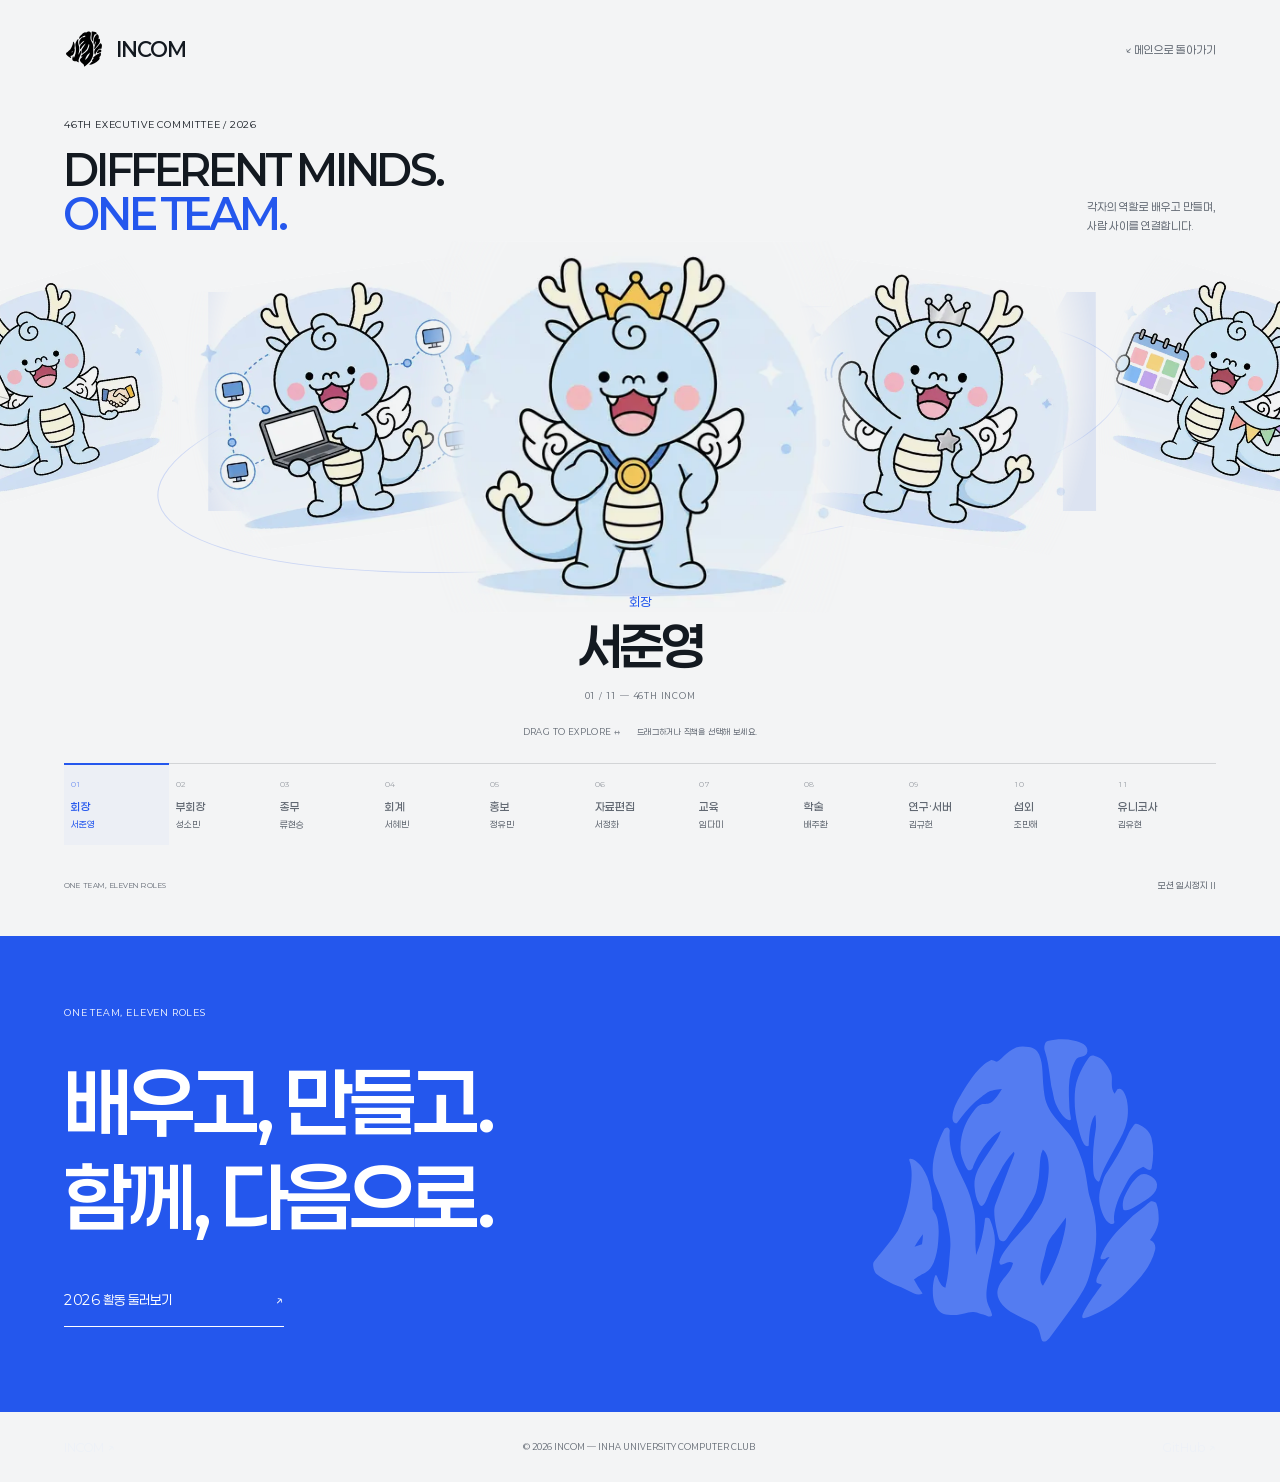
<file: team/index.html>
<!doctype html>
<html lang="ko">
<head>
  <meta charset="UTF-8"><meta name="viewport" content="width=device-width, initial-scale=1">
  <meta name="theme-color" content="#f3f4f5">
  <meta name="description" content="2026년 INCOM을 운영하는 46기 운영진 11명을 소개합니다.">
  <title>46기 운영진 — INCOM</title>
  <link rel="icon" href="../assets/incom-mark.svg" type="image/svg+xml">
  <link rel="stylesheet" href="../gallery.css"><link rel="stylesheet" href="../pages.css">
  <script src="../pages.js" defer></script>
</head>
<body class="inner-page">
  <a class="skip-link" href="#main">본문 바로가기</a>
  <div class="page-corners"><a class="page-home" href="../" aria-label="INCOM 메인으로"><img src="../assets/incom-mark.svg" width="44" height="42" alt=""><span>INCOM</span></a><a class="page-back" href="../#contact">↙ 메인으로 돌아가기</a></div>
  <main id="main">
    <section class="people-hero">
      <div class="people-title"><p class="page-kicker">2026 / INHA UNIVERSITY COMPUTER CLUB</p><h1>DIFFERENT<br>MINDS.<br><span>ONE TEAM.</span></h1><p class="people-description">각자의 역할로 배우고 만들며,<br>사람 사이를 연결합니다.</p><a class="page-link" href="#roster">46기 운영진 만나기 <span>↓</span></a></div>
      <div class="president-exhibit">
        <span class="exhibit-label">FIG. 01 / THE PEOPLE BEHIND INCOM</span>
        <span class="generation" aria-hidden="true">46<small>TH</small></span>
        <div class="president-art"><img src="../assets/team/president.webp" width="720" height="405" alt="회장 직책 캐릭터" fetchpriority="high"></div>
        <div class="president-meta"><span>01 / 회장</span><h2>서준영</h2><span>EXECUTIVE COMMITTEE</span></div>
        <span class="exhibit-footnote">BROAD. BUILD. BELONG.</span>
      </div>
      <button class="page-motion" type="button" aria-pressed="false">모션 일시정지 Ⅱ</button>
    </section>
    <section class="people-roster" id="roster" aria-labelledby="roster-title">
      <div class="roster-intro" data-reveal><div><p class="page-kicker">46TH INCOM / 2026</p><h2 id="roster-title">함께 만드는<br><span>인컴의 다음 장.</span></h2></div><p>2026년 INCOM의 활동을 기획하고 운영하는<br>46기 운영진입니다.</p></div>
      <div class="people-grid">
        <article class="person" data-reveal>
          <div class="person-art"><img src="../assets/team/vice-president.webp" width="720" height="405" loading="lazy" alt="부회장 직책 캐릭터"></div>
          <div class="person-info"><span class="person-number">02 / 11</span><p>부회장</p><h3>성소민</h3><span class="person-caption">46TH EXECUTIVE COMMITTEE</span></div>
        </article>
        <article class="person" data-reveal>
          <div class="person-art"><img src="../assets/team/general-affairs.webp" width="720" height="405" loading="lazy" alt="총무 직책 캐릭터"></div>
          <div class="person-info"><span class="person-number">03 / 11</span><p>총무</p><h3>류현승</h3><span class="person-caption">46TH EXECUTIVE COMMITTEE</span></div>
        </article>
        <article class="person" data-reveal>
          <div class="person-art"><img src="../assets/team/finance.webp" width="720" height="405" loading="lazy" alt="회계 직책 캐릭터"></div>
          <div class="person-info"><span class="person-number">04 / 11</span><p>회계</p><h3>서혜빈</h3><span class="person-caption">46TH EXECUTIVE COMMITTEE</span></div>
        </article>
        <article class="person" data-reveal>
          <div class="person-art"><img src="../assets/team/public-relations.webp" width="720" height="405" loading="lazy" alt="홍보 직책 캐릭터"></div>
          <div class="person-info"><span class="person-number">05 / 11</span><p>홍보</p><h3>정유민</h3><span class="person-caption">46TH EXECUTIVE COMMITTEE</span></div>
        </article>
        <article class="person" data-reveal>
          <div class="person-art"><img src="../assets/team/editorial.webp" width="720" height="405" loading="lazy" alt="자료편집 직책 캐릭터"></div>
          <div class="person-info"><span class="person-number">06 / 11</span><p>자료편집</p><h3>서정화</h3><span class="person-caption">46TH EXECUTIVE COMMITTEE</span></div>
        </article>
        <article class="person" data-reveal>
          <div class="person-art"><img src="../assets/team/education.webp" width="720" height="405" loading="lazy" alt="교육 직책 캐릭터"></div>
          <div class="person-info"><span class="person-number">07 / 11</span><p>교육</p><h3>임다미</h3><span class="person-caption">46TH EXECUTIVE COMMITTEE</span></div>
        </article>
        <article class="person" data-reveal>
          <div class="person-art"><img src="../assets/team/academic.webp" width="720" height="405" loading="lazy" alt="학술 직책 캐릭터"></div>
          <div class="person-info"><span class="person-number">08 / 11</span><p>학술</p><h3>배주환</h3><span class="person-caption">46TH EXECUTIVE COMMITTEE</span></div>
        </article>
        <article class="person" data-reveal>
          <div class="person-art"><img src="../assets/team/research-server.webp" width="720" height="405" loading="lazy" alt="연구·서버 직책 캐릭터"></div>
          <div class="person-info"><span class="person-number">09 / 11</span><p>연구·서버</p><h3>김규헌</h3><span class="person-caption">46TH EXECUTIVE COMMITTEE</span></div>
        </article>
        <article class="person" data-reveal>
          <div class="person-art"><img src="../assets/team/partnerships.webp" width="720" height="405" loading="lazy" alt="섭외 직책 캐릭터"></div>
          <div class="person-info"><span class="person-number">10 / 11</span><p>섭외</p><h3>조민해</h3><span class="person-caption">46TH EXECUTIVE COMMITTEE</span></div>
        </article>
        <article class="person" data-reveal>
          <div class="person-art"><img src="../assets/team/unicosa.webp" width="720" height="405" loading="lazy" alt="유니코사 직책 캐릭터"></div>
          <div class="person-info"><span class="person-number">11 / 11</span><p>유니코사</p><h3>김유현</h3><span class="person-caption">46TH EXECUTIVE COMMITTEE</span></div>
        </article>
      </div>
    </section>
    <section class="people-outro"><p class="page-kicker">ONE TEAM, ELEVEN ROLES</p><h2>배우고, 만들고.<br>함께, 다음으로.</h2><a href="../#activities" class="page-link">2026 활동 둘러보기 <span>↗</span></a><img src="../assets/incom-mark.svg" width="300" height="285" alt="" aria-hidden="true"></section>
  </main>
  <footer class="page-footer"><a href="../">INCOM ↗</a><span>© 2026 INCOM — INHA UNIVERSITY COMPUTER CLUB</span><a href="https://github.com/2026-INCOM" target="_blank" rel="noreferrer">GitHub ↗</a></footer>
</body>
</html>
</file>
<file: gallery.css>
@font-face {
  font-family: 'Paperlogy';
  src: url('assets/fonts/Paperlogy-4Regular.woff2') format('woff2');
  font-style: normal;
  font-weight: 400;
  font-display: swap;
}
@font-face {
  font-family: 'Paperlogy';
  src: url('assets/fonts/Paperlogy-5Medium.woff2') format('woff2');
  font-style: normal;
  font-weight: 500;
  font-display: swap;
}
@font-face {
  font-family: 'Paperlogy';
  src: url('assets/fonts/Paperlogy-6SemiBold.woff2') format('woff2');
  font-style: normal;
  font-weight: 600;
  font-display: swap;
}
@font-face {
  font-family: 'Paperlogy';
  src: url('assets/fonts/Paperlogy-7Bold.woff2') format('woff2');
  font-style: normal;
  font-weight: 700;
  font-display: swap;
}
:root {
  --paper: #f3f4f5;
  --ink: #131920;
  --blue: #2457ed;
  --muted: #616872;
  --line: #13192029;
  --gutter: clamp(24px, 5vw, 88px);
}
* { box-sizing: border-box; }
html { scroll-behavior: smooth; scroll-padding-top: 32px; }
body { margin: 0; background: var(--paper); color: var(--ink); font-family: 'Paperlogy', sans-serif; -webkit-font-smoothing: antialiased; }
button, a { -webkit-tap-highlight-color: transparent; }
button { font: inherit; cursor: pointer; }
a { color: inherit; text-decoration: none; }
button:focus-visible, a:focus-visible { outline: 3px solid #6e9aff; outline-offset: 6px; }
[hidden] { display: none !important; }
img { max-width: 100%; display: block; }
h1, h2, h3, p, figure { margin: 0; }
h2 { font-size: clamp(38px, 5.4vw, 82px); font-weight: 600; letter-spacing: -.055em; line-height: 1.24; word-break: keep-all; }
h2 span, h2 em { color: var(--muted); font-style: normal; }
.mono, .section-meta { font: 500 11px/1.6 'Paperlogy', sans-serif; letter-spacing: .045em; }
.skip-link { position: fixed; z-index: 1000; top: -80px; left: 20px; background: var(--ink); color: white; padding: 15px; }
.skip-link:focus { top: 10px; }

/* The first screen remains an uninterrupted interactive exhibition. */
.hero { height: 100svh; min-height: 710px; padding: 30px var(--gutter); position: relative; isolation: isolate; overflow: hidden; }
.hero-topline { display: flex; justify-content: space-between; align-items: center; }
.hero-identity { display: flex; align-items: center; gap: 14px; }
.hero-identity img { width: 60px; height: auto; }
.hero-identity span { font-size: 9px; line-height: 1.7; }
.edition { font-size: 10px; }
.hero-title { position: absolute; top: 17%; left: var(--gutter); right: var(--gutter); font-weight: 700; font-size: clamp(76px, 12.3vw, 198px); letter-spacing: -.065em; line-height: .88; pointer-events: none; }
.hero-title > span { display: block; text-align: right; white-space: nowrap; }
.gallery-object { position: absolute; z-index: 2; left: 15%; top: 15%; width: 70%; height: 72%; pointer-events: none; }
.object-shadow { position: absolute; width: 37%; height: 7%; background: #24304126; filter: blur(22px); border-radius: 50%; bottom: 6%; left: 32%; transform: rotate(-8deg); }
#scene { width: 100%; height: 100%; position: relative; touch-action: pan-y; cursor: grab; pointer-events: auto; }
#scene:active { cursor: grabbing; }
#scene canvas { width: 100%; height: 100%; display: block; }
.scene-fallback { width: 90%; height: 95%; object-fit: contain; margin: auto; filter: grayscale(.4); transform: rotate(-15deg); }
#scene.scene-ready .scene-fallback { display: none; }
.specimen { position: absolute; left: 10%; bottom: 14%; font-size: 8px; line-height: 1.5; }
.specimen-right { left: auto; right: 8%; top: 40%; bottom: auto; }
.hero-note { position: absolute; left: var(--gutter); top: 62%; width: 190px; z-index: 3; border-left: 2px solid var(--blue); padding-left: 14px; }
.hero-note p { font-size: 13px; line-height: 1.8; }
.object-tools { position: absolute; right: var(--gutter); top: 67%; display: flex; flex-direction: column; gap: 12px; align-items: flex-end; z-index: 3; }
.drag-hint { font-size: 9px; }
.motion-toggle { background: none; border: 0; border-bottom: 1px solid var(--line); padding: 7px 0; font-size: 10px; }
.hero-bottom { position: absolute; bottom: 30px; left: var(--gutter); right: var(--gutter); display: grid; grid-template-columns: 1fr auto 1fr; align-items: end; gap: 20px; z-index: 3; }
.hero-bottom p { font-size: 12px; line-height: 1.8; }
.pill { display: inline-flex; align-items: center; justify-content: space-between; gap: 45px; border-radius: 99px; padding: 19px 26px; font-size: 13px; font-weight: 600; transition: transform .25s, background .25s; }
.pill:hover { transform: translateY(-3px); background: var(--blue); }
.pill span { font-size: 22px; line-height: 1; }
.dark { background: var(--ink); color: var(--paper); }
.scroll-note { justify-self: end; display: flex; align-items: center; gap: 24px; font-size: 9px; }
.scroll-note span { font-size: 28px; }
.chapter-line { display: flex; align-items: center; justify-content: space-between; gap: 20px; padding: 28px var(--gutter); border-block: 1px solid var(--line); }
.chapter-line > span { font-size: 10px; letter-spacing: .06em; }
.chapter-line p { font-size: clamp(15px, 1.8vw, 25px); letter-spacing: -.03em; }
.chapter-line > span:last-child { font-size: 24px; }

.section { padding: 70px var(--gutter) 110px; }
#main { position: relative; }
.journey-thread { position: absolute; inset: 0; width: 100%; height: 100%; z-index: 3; overflow: visible; pointer-events: none; }
.journey-thread path { fill: none; stroke: #2457ed; stroke-width: 1.5; stroke-linecap: round; stroke-linejoin: round; stroke-dasharray: 1; stroke-dashoffset: 1; }
.journey-thread .journey-logo { stroke-width: 1; opacity: .6; }
.journey-thread .journey-source { stroke-width: 1.5; }
.journey-thread .journey-activity { stroke-width: 3; }
.journey-ready .activity-rail::after { content: ''; position: absolute; left: 50%; top: 0; bottom: 0; width: 2px; background: #2457ed30; z-index: 0; }
.journey-ready .activity-pillar { z-index: 1; clip-path: inset(0 calc((1 - var(--pillar-arrive, 1)) * 49%) 0); }
.section-meta { display: flex; justify-content: space-between; gap: 25px; padding-top: 17px; border-top: 1px solid var(--line); }
/* 01 — a centered, type-led introduction. */
.about { background: #fafafa; }
.collective-intro { max-width: 1200px; margin: 60px auto 48px; display: grid; grid-template-columns: .85fr 1.3fr; gap: 6vw; align-items: center; }
.journey-ready .collective-intro { grid-template-columns: 1fr 1.3fr; gap: 5vw; }
.journey-ready .collective-specimen { padding-left: 18px; border-left: 1px solid #2457ed40; }
.journey-ready .specimen-coordinate { right: 4px; bottom: 20px; }
@media (min-width: 701px) {
  .journey-ready .collective-statement { padding-top: 45px; }
  .journey-ready .hero-bottom { bottom: 48px; }
  .journey-ready .object-tools { right: calc(var(--gutter) + 45px); }
}
@media (max-width: 700px) {
  .journey-ready .collective-intro { grid-template-columns: 1fr; }
  .journey-ready .collective-specimen { padding-left: 12px; }
  .journey-ready .object-tools { top: auto; bottom: 94px; right: calc(var(--gutter) + 30px); }
}
.collective-specimen { position: relative; min-height: 390px; display: flex; flex-direction: column; justify-content: space-between; border-block: 1px solid #13192025; padding: 20px 0; }
.specimen-caption { font-size: 8px; line-height: 1.7; letter-spacing: .1em; color: #647080; }
.specimen-coordinate { position: absolute; right: -12px; bottom: 28px; font-size: 8px; color: #647080; line-height: 1.7; }
.specimen-coordinate::before { content: ''; position: absolute; right: 110%; top: 9px; width: 55px; height: 1px; background: #2457ed75; transform-origin: right; animation: annotation-line 3s ease-in-out infinite alternate; }
.collective-statement { text-align: left; }
.collective-footnote { margin-top: 23px; font-size: 9px; color: #65758c; border-left: 2px solid var(--blue); padding-left: 12px; }
@keyframes annotation-line { from { transform: scaleX(.4); opacity: .35; } to { transform: scaleX(1); opacity: 1; } }
@keyframes emblem-drift { from { transform: perspective(700px) rotateY(-8deg) translateY(-5px); } to { transform: perspective(700px) rotateY(8deg) translateY(5px); } }
.collective-mark { width: clamp(180px, 22vw, 300px); height: auto; margin: 24px auto; animation: emblem-drift 7s ease-in-out infinite alternate; }
.eyebrow { color: var(--muted); margin-bottom: 28px; }
.about h2 { font-size: clamp(35px, 4.4vw, 64px); font-weight: 700; line-height: 1.25; letter-spacing: -.06em; }
.about h2 span { color: #85858a; }
.collective-lead { color: #747479; font-size: clamp(18px, 2vw, 27px); font-weight: 600; margin-top: 28px; line-height: 1.65; word-break: keep-all; }
.collective-lead strong, .collective-copy strong { color: #18191c; font-weight: 600; }
.collective-copy { max-width: 690px; margin: 22px auto 0; color: #747479; font-size: 15px; line-height: 1.9; word-break: keep-all; }
.collective-copy p + p { margin-top: 10px; }
.values { display: grid; grid-template-columns: repeat(3, 1fr); gap: 30px; max-width: 980px; margin: auto; text-align: left; border-top: 1px solid var(--line); }
.values article { padding-top: 25px; }
.values .mono { color: #75757a; font-size: 9px; }
.values h3 { font-size: 22px; letter-spacing: -.045em; font-weight: 700; margin: 16px 0 10px; }
.values p { font-size: 13px; line-height: 1.7; color: var(--muted); max-width: 240px; margin: auto; }

/* 02 — one moving column guides four compact activity frames. */
.activities { --activity-bg: #fafafa; --activity-fg: #131920; --activity-muted: #566172; --activity-accent: #2457ed; --line: #13192030; background: var(--activity-bg); color: var(--activity-fg); padding-bottom: 60px; }
.activities .section-meta { color: var(--activity-muted); }
.activity-heading { display: grid; grid-template-columns: 1.35fr 1fr; align-items: end; gap: 50px; padding: 50px 0 30px; }
.activity-heading h2 { font-size: clamp(40px, 5.3vw, 76px); font-weight: 700; }
.activity-heading h2 span { color: var(--activity-accent); }
.heading-aside { display: flex; align-items: end; justify-content: space-between; gap: 20px; }
.heading-aside p { font-size: 13px; line-height: 1.85; color: var(--activity-muted); }
.direction-arrow { font-size: 60px; color: #7398ff; line-height: 1; }
.activity-nav { display: flex; gap: 30px; border-bottom: 1px solid var(--line); padding-bottom: 14px; margin-bottom: 30px; }
.activity-nav a { font-size: 11px; padding-block: 8px; }
.activity-nav a span { font-size: 9px; color: var(--activity-muted); margin-right: 8px; }
.activity-nav a[aria-current="true"] { color: var(--activity-accent); }
.activity-exhibit { display: grid; grid-template-columns: clamp(100px, 14vw, 195px) 1fr; gap: 35px; align-items: stretch; }
.activity-rail { position: relative; background: #7893be16; }
.activity-pillar { position: sticky; top: max(40px, calc(50svh - 190px)); min-height: 380px; padding: 24px 19px; background: var(--blue); color: #fff; overflow: hidden; display: flex; flex-direction: column; gap: 24px; box-shadow: 12px 0 35px #0a102640; }
.activity-pillar::before { content: ''; position: absolute; inset: 0; background: linear-gradient(115deg, transparent 25%, #b4d2ff35 45%, transparent 60%); background-size: 300% 100%; animation: pillar-sheen 6s ease-in-out infinite; pointer-events: none; }
@keyframes pillar-sheen { 0%, 25% { background-position: 100% 0; } 80%, 100% { background-position: 0 0; } }
.pillar-number { font-size: clamp(48px, 6vw, 84px); line-height: 1; letter-spacing: -.07em; }
.pillar-title { font-size: clamp(20px, 2.8vw, 38px); font-weight: 600; letter-spacing: -.055em; line-height: 1.15; }
.pillar-key { margin-top: auto; font-size: 12px; letter-spacing: .06em; }
.pillar-scale { font-size: 7px; letter-spacing: .08em; opacity: .7; }
.pillar-progress { position: absolute; bottom: 0; left: 0; width: 100%; height: 5px; background: #b7d0ff; transform: scaleX(var(--activity-progress, .25)); transform-origin: left; transition: transform .2s; }
.activity-pillar.switching .pillar-number, .activity-pillar.switching .pillar-key { animation: index-shift .45s ease both; }
@keyframes index-shift { from { transform: translateY(18px); opacity: .15; } to { transform: none; opacity: 1; } }
.projects { display: grid; gap: 48px; min-width: 0; }
.project { display: grid; grid-template-columns: 1.1fr 1fr; gap: 28px; align-items: center; min-width: 0; padding-bottom: 46px; border-bottom: 1px solid var(--line); scroll-margin-top: 35px; }
.project-image { position: relative; aspect-ratio: 1.42; overflow: hidden; background: #24324a; }
.project-image img { width: 100%; height: 116%; object-fit: cover; transform: translateY(calc(-7% + var(--image-drift, 0px))) scale(1.02); filter: saturate(.6); transition: filter .5s; }
.project.is-current .project-image img, .project-image:hover img { filter: saturate(1); }
.project-image::after { content: ''; position: absolute; inset: 0; background: linear-gradient(transparent 55%, #060e20b8); pointer-events: none; }
.project-image figcaption { position: absolute; inset: auto 18px 18px; z-index: 1; display: flex; justify-content: space-between; align-items: baseline; color: white; }
.project-number { font-size: 9px; }
.project-key { font-size: 22px; letter-spacing: -.04em; font-weight: 600; }
.project-index { display: block; font-size: 8px; letter-spacing: .1em; color: var(--activity-muted); margin-bottom: 16px; }
.project-copy h3 { font-size: clamp(22px, 2.3vw, 33px); font-weight: 600; line-height: 1.35; letter-spacing: -.055em; word-break: keep-all; }
.project-copy p { font-size: 12px; line-height: 1.8; color: var(--activity-muted); margin-top: 12px; word-break: keep-all; }
.project-copy ul { list-style: none; padding: 12px 0 0; margin: 12px 0 0; border-top: 1px solid var(--line); }
.project-copy li { font-size: 11px; color: var(--activity-fg); line-height: 1.9; }
.project-copy li::before { content: '/'; color: #688ada; margin-right: 7px; }
.brand-ribbon { overflow: hidden; background: #fafafa; color: #131920; border-block: 1px solid #13192026; padding: 18px 0; }
.brand-ribbon-track { --ribbon-gap: 50px; display: flex; align-items: center; gap: var(--ribbon-gap); width: max-content; animation: ribbon-flow 40s linear infinite; will-change: transform; }
/* The two identical halves meet at one full gap for a seamless loop. */
@keyframes ribbon-flow { from { transform: translate3d(0, 0, 0); } to { transform: translate3d(calc(-50% - var(--ribbon-gap) / 2), 0, 0); } }
.brand-ribbon span { font-size: clamp(42px, 6vw, 84px); font-weight: 600; line-height: 1; letter-spacing: -.065em; }
.brand-ribbon img { width: clamp(38px, 4.5vw, 62px); height: auto; flex-shrink: 0; }

/* 02 — an editorial exhibition: type behind images, notes in the foreground. */
.activities { padding-top: 35px; }
.activity-heading { padding: 48px 0 36px; grid-template-columns: 1.5fr 1fr; }
.activity-heading h2 { font-size: clamp(44px, 6.2vw, 90px); line-height: 1.06; letter-spacing: -.075em; }
.activity-heading h2 span { color: var(--activity-fg); opacity: .43; }
.heading-aside { max-width: 310px; justify-self: end; }
.direction-arrow { font-size: 68px; color: var(--activity-accent); }
.activity-nav { margin-bottom: 54px; gap: 40px; }
.activity-exhibit { grid-template-columns: 78px minmax(0, 1fr); gap: 36px; }
.activity-rail { background: transparent; border-left: 1px solid var(--line); }
.activity-pillar { top: 40px; height: min(660px, 82svh); min-height: 400px; padding: 18px 12px; box-shadow: 8px 0 0 #2457ed20; }
.pillar-number { font-size: 45px; }
.pillar-title { writing-mode: vertical-rl; font-size: 36px; letter-spacing: -.04em; }
.pillar-title br { display: none; }
.pillar-key { writing-mode: vertical-rl; font-size: 11px; }
.pillar-scale { display: none; }
.projects { gap: 70px; }
.project { position: relative; isolation: isolate; grid-template-columns: repeat(12, minmax(0, 1fr)); gap: 0; align-items: start; padding: 0 0 40px; border: 0; }
.activity-word { grid-column: 1 / -1; grid-row: 1; z-index: 0; display: block; padding-bottom: 0.1em; font-size: clamp(70px, 13.7vw, 210px); line-height: .82; letter-spacing: -.09em; font-weight: 700; transform: translateX(var(--word-drift, 0px)); color: var(--activity-fg); }
.activity-word > span { display: block; font-size: 9px; font-weight: 400; letter-spacing: .12em; line-height: 1; margin: 22px 0 0 7px; }
.project-image { grid-column: 4 / -1; grid-row: 1 / 3; margin: clamp(70px, 8vw, 118px) 0 0; aspect-ratio: 1.6; z-index: 1; overflow: hidden; clip-path: inset(0 calc((1 - var(--arrival, 1)) * 100%) 0 0); transform: perspective(1400px) rotateY(calc((1 - var(--arrival, 1)) * -7deg)); transform-origin: left center; box-shadow: 0 22px 35px #10172012; }
.project-image img { filter: saturate(.85); }
.project-image figcaption { inset: 18px 20px auto; font-size: 9px; }
.project-image::after { background: linear-gradient(#08122855, transparent 30%); }
.project-key { font-size: 10px; letter-spacing: .12em; }
.project-copy { grid-column: 1 / 8; grid-row: 3; z-index: 2; margin-top: -34px; padding: 28px 30px 0 0; background: var(--activity-bg); position: relative; }
.project-index { font-size: 9px; color: var(--activity-accent); margin-bottom: 16px; }
.project-copy h3 { font-size: clamp(27px, 3.5vw, 50px); line-height: 1.16; letter-spacing: -.065em; font-weight: 600; }
.project-copy p { max-width: 370px; font-size: 13px; }
.project-copy ul { display: flex; gap: 5px 18px; flex-wrap: wrap; max-width: 480px; border: 0; padding: 0; margin-top: 16px; }
.project-copy li { font-size: 11px; }
.project::after { content: '+'; position: absolute; right: 0; bottom: 35px; color: var(--activity-accent); font-size: 32px; font-weight: 400; }
.project:nth-child(even) .project-image { grid-column: 1 / 10; }
.project:nth-child(even) .project-copy { grid-column: 6 / -1; padding-left: 28px; padding-right: 0; }
.project:nth-child(even) .activity-word { text-align: right; }
.project:nth-child(even)::after { right: auto; left: 0; }
.project:nth-child(3) .activity-word { font-size: clamp(60px, 11vw, 168px); }

/* 03 — a restrained computer schematic with gently shifting perspective. */
.history { position: relative; background: #f3f4f5; color: #131920; --line: #13192026; }
.origin-stage { position: relative; min-height: 660px; overflow: hidden; }
.origin-space { position: absolute; right: 0; top: 100px; bottom: 90px; width: 59%; display: grid; place-items: center; }
.origin-board { width: min(100%, 850px); transform-origin: center; }
.origin-board svg { display: block; width: 100%; height: auto; filter: drop-shadow(12px 22px 16px #34507212); }
.circuit-node { opacity: 0; }
.circuit-node rect { fill: #edf1f7; stroke: #aebdd1; }
.circuit-node rect + rect { fill: #f8fafc; }
.circuit-node text { font: 500 20px 'Paperlogy', sans-serif; fill: #718099; text-anchor: middle; dominant-baseline: middle; }
.circuit-node .node-date { font-size: 12px; fill: #6a778b; }
.circuit-node.is-active rect:first-child { stroke: #2457ed; fill: #2457ed0d; }
.circuit-node.is-active rect + rect { fill: #2457ed; stroke: #2457ed; }
.circuit-node.is-active text:not(.node-date) { fill: white; }
.circuit-node.is-active .node-date { fill: #2457ed; }
.origin-space canvas { display: block; width: 100%; height: 100%; }
.flight-ready .origin-fallback-line { display: none; }
.origin-fallback-line { position: absolute; inset: 30% 15%; border-top: 2px solid #2457ed; border-right: 2px solid #2457ed; opacity: .3; }
.origin-overlay { position: relative; z-index: 1; min-height: 660px; padding: 28px var(--gutter); display: flex; flex-direction: column; pointer-events: none; background: linear-gradient(90deg, #f3f4f5 24%, #f3f4f5e8 38%, transparent 65%); }
.history .section-meta { color: #657184; }
.history-heading { display: flex; align-items: start; justify-content: space-between; gap: 20px; margin-top: 26px; }
.history-heading h2 { font-size: clamp(25px, 3vw, 42px); font-weight: 600; }
.history-heading h2 span { color: #818995; }
.history-heading > span { font-size: 8px; color: #657184; padding-top: 12px; }
.timeline { display: grid; grid-template-columns: repeat(3, 1fr); gap: 30px; margin: 70px 0 50px; }
.timeline article { min-width: 0; }
.timeline-year { font-size: clamp(36px, 6vw, 88px); font-weight: 600; letter-spacing: -.07em; color: #2457ed; line-height: 1.15; }
.timeline h3 { font-size: 23px; font-weight: 600; margin: 15px 0; letter-spacing: -.04em; }
.timeline p { max-width: 340px; font-size: 13px; line-height: 1.9; color: #566172; word-break: keep-all; }
.history:not(.flight-ready) .timeline-year, .history.is-static .timeline-year { font-size: clamp(30px, 3.5vw, 48px); }
.origin-controls { display: none; margin-top: auto; align-items: center; justify-content: space-between; gap: 20px; pointer-events: auto; border-top: 1px solid #13192026; padding-top: 19px; }
.flight-caption, .flight-count { font-size: 8px; letter-spacing: .1em; color: #657184; }
.origin-controls nav { display: flex; gap: 12px; }
.origin-controls button { color: #657184; border: 0; border-bottom: 2px solid transparent; padding: 12px 18px; font-size: 10px; background: #13192005; }
.origin-controls button span { margin-left: 10px; }
.origin-controls button[aria-current="true"] { color: #2457ed; border-color: #2457ed; background: #2457ed0c; }
.history.flight-ready:not(.is-static) { height: calc(100svh + 800px); }
.flight-ready:not(.is-static) .origin-stage { position: sticky; top: 0; height: 100svh; min-height: 600px; }
.flight-ready:not(.is-static) .origin-overlay { height: 100%; min-height: 600px; }
.flight-ready:not(.is-static) .timeline { display: block; margin: auto 0; padding: 40px 0; }
.flight-ready:not(.is-static) .timeline article { display: none; max-width: 480px; }
.flight-ready:not(.is-static) .timeline article.is-current { display: block; animation: flight-arrive .4s ease both; }
.flight-ready:not(.is-static) .origin-controls { display: flex; }
@keyframes flight-arrive { from { opacity: 0; transform: translateY(8px); } to { opacity: 1; transform: none; } }
.results-heading { padding: 85px 0 65px; display: flex; align-items: end; justify-content: space-between; gap: 30px; }
.results-heading p { font-size: 15px; color: var(--muted); }
.origin-results { position: relative; background: #f3f4f5; }
.origin-handoff { position: absolute; inset: 0; width: 100%; height: 100%; overflow: visible; pointer-events: none; z-index: 2; }
.origin-handoff path { fill: none; stroke: #2457ed; stroke-width: 2; stroke-linecap: round; stroke-linejoin: round; stroke-dasharray: 1; stroke-dashoffset: var(--handoff-undrawn, 1); }
.origin-handoff .handoff-ray { stroke-dashoffset: var(--rays-undrawn, 1); }
.origin-handoff .handoff-ray:nth-of-type(2) { stroke: #2457ed; }
.origin-handoff .handoff-ray:nth-of-type(3) { stroke: #648cff; stroke-width: 1.5; }
.origin-handoff .handoff-ray:nth-of-type(4) { stroke: #a7bdf5; stroke-width: 1; }
.origin-handoff .handoff-prism { stroke-dasharray: none; stroke-width: 1; fill: #e4ebfbcc; opacity: var(--prism-opacity, 0); }
.origin-handoff .handoff-input { stroke-width: 4; }
.origin-handoff .handoff-trunk { stroke-width: 2.5; }
.origin-handoff .handoff-ray:nth-of-type(5) { stroke: #2457ed; }
.results li::before { content: ''; position: absolute; left: -4px; top: calc(50% - 4px); width: 8px; height: 8px; border-radius: 50%; background: #2457ed; opacity: 0; transform: scale(.4); transition: opacity .2s, transform .2s; }
.results li.is-connected::before { opacity: 1; transform: scale(1); }
.results li.is-connected .result-prize { color: #2457ed; }
.origin-results .results li { padding-left: 16px; }
.origin-handoff .handoff-cursor { fill: #2457ed; stroke: white; stroke-width: 2; opacity: 0; }
.origin-results .awards { position: relative; background: linear-gradient(#f3f4f5, #fafafa 520px); padding-top: 65px; }
.origin-results .awards .section-meta { border-top: 0; padding-top: 0; }
.origin-results .results-heading { padding-top: 65px; }
.origin-results .results-heading h2 { transform: translateY(var(--results-rise, 0px)); }
.origin-results .origin-controls { border-top-color: transparent; padding-right: 24px; }
@media (max-width: 700px) {
  .origin-results .awards { padding-top: 54px; }
  .origin-results .results-heading { padding-top: 55px; }
}
.results { list-style: none; margin: 0; padding: 0; border-top: 1px solid var(--ink); }
.results li { display: grid; grid-template-columns: 100px 1fr 100px; gap: 20px; align-items: center; padding: 35px 0; border-bottom: 1px solid var(--line); }
.result-year { color: var(--muted); font-size: 12px; font-variant-numeric: tabular-nums; }
.results h3 { font-size: clamp(21px, 2.5vw, 38px); letter-spacing: -.035em; font-weight: 500; line-height: 1.35; word-break: keep-all; }
.results small { display: block; font-size: 15px; color: var(--muted); margin-top: 6px; font-weight: 400; }
.result-prize { text-align: right; color: var(--blue); font-size: 18px; font-weight: 600; }
.results li { position: relative; transition: background .35s, transform .5s, opacity .5s; }
.results li::after { content: ''; position: absolute; bottom: -1px; left: 0; height: 2px; width: 100%; background: var(--blue); transform: scaleX(0); transform-origin: left; transition: transform .55s; }
.results li:hover { background: #2457ed08; }
.results li:hover::after { transform: scaleX(1); }
.results li:nth-child(2) { transition-delay: .06s; }
.results li:nth-child(3) { transition-delay: .12s; }
.results li:nth-child(4) { transition-delay: .18s; }

.contact { position: relative; isolation: isolate; background: #2457ed; color: white; --line: #ffffff4d; overflow: hidden; }
.contact-fill { display: none; position: absolute; inset: 0; z-index: -1; background: #2457ed; pointer-events: none; }
.contact.spill-ready { background: #fafafa; }
.contact.spill-ready .contact-fill { display: block; clip-path: circle(var(--fill-radius, 2px) at var(--fill-x, 24px) 0); }
.contact.spill-ready > :not(.contact-fill) { opacity: var(--fill-copy, 0); }
.contact.spill-ready:focus-within .contact-fill { clip-path: none; }
.contact.spill-ready:focus-within > :not(.contact-fill) { opacity: 1; }
.contact .section-meta { color: #d0dcff; }
.contact-heading { display: flex; justify-content: space-between; align-items: center; gap: 50px; padding: 85px 0 70px; }
.contact-heading h2 { font-size: clamp(70px, 11vw, 168px); font-weight: 500; letter-spacing: -.07em; line-height: 1.06; }
.contact-heading img { width: 24%; max-width: 300px; height: auto; filter: invert(1); opacity: .92; }
.contact-heading img { animation: emblem-drift 8s ease-in-out infinite alternate; }
.contact-bottom { display: flex; justify-content: space-between; align-items: end; gap: 40px; border-top: 1px solid var(--line); padding-top: 35px; }
.contact-bottom p { color: #d1ddff; font-size: 15px; line-height: 1.85; }
.contact-team { display: flex; align-items: center; justify-content: space-between; min-width: 280px; font-size: 26px; letter-spacing: -.03em; padding: 14px 0; border-bottom: 1px solid white; }
.contact-team span { font-size: 32px; }
.contact-links { display: flex; gap: 35px; margin-top: 50px; font-size: 14px; }
.contact-links a:hover, .footer-nav a:hover { text-decoration: underline; text-underline-offset: 5px; }
footer { background: #101720; color: #edf1f7; padding: 55px var(--gutter) 25px; }
.footer-logo { display: flex; align-items: center; gap: 20px; font-size: 60px; line-height: 1; letter-spacing: -.045em; font-weight: 600; }
.footer-emblem { width: 58px; height: auto; filter: invert(1); flex-shrink: 0; }
.footer-nav { display: flex; flex-wrap: wrap; gap: 28px; font-size: 13px; margin-top: 35px; color: #b6c3d4; }
.footer-bottom { display: flex; justify-content: space-between; align-items: center; gap: 20px; border-top: 1px solid #ffffff26; margin-top: 45px; padding-top: 20px; font-size: 9px; color: #9eadc1; }
.replay { border: 0; background: none; color: inherit; font: inherit; padding: 10px 0; }

.opening { position: fixed; inset: 0; z-index: 100; background: transparent; pointer-events: none; }
.opening-panel { position: absolute; inset: 0 50% 0 0; background: #1646d2; transition: transform 1.05s cubic-bezier(.76,0,.24,1); }
.opening-panel.right { inset: 0 0 0 50%; }
.opening-type { position: absolute; inset: 0; display: flex; flex-wrap: wrap; align-content: center; justify-content: center; color: white; font-size: clamp(80px, 20vw, 300px); font-weight: 600; letter-spacing: -.075em; line-height: .85; transition: opacity .3s, transform .7s; }
.opening-type span { color: #a9c4ff; }
.opening-type small { flex-basis: 100%; font-size: 10px; font-weight: 400; letter-spacing: .1em; text-align: center; margin-top: 30px; }
.opening-emblem { position: absolute; top: 12%; left: 50%; width: clamp(64px, 7vw, 100px); height: auto; transform: translateX(-50%); filter: invert(1); transition: opacity .3s; }
.opening-skip { position: absolute; right: var(--gutter); bottom: 35px; pointer-events: auto; background: none; border: 0; color: white; font-size: 12px; }
.opening.depart .left { transform: translateX(-100%); }
.opening.depart .right { transform: translateX(100%); }
.opening.depart .opening-type { opacity: 0; transform: scale(1.1); }
.opening.depart .opening-emblem { opacity: 0; }
.opening.depart .opening-skip { display: none; }
.arriving .hero-title { animation: title-arrive 1.3s cubic-bezier(.16,1,.3,1) both; }
.arriving .gallery-object { animation: object-arrive 1.5s cubic-bezier(.16,1,.3,1) both; }
.arriving .hero-note { animation: title-arrive 1.2s .2s both; }
@keyframes title-arrive { from { opacity: 0; transform: translateY(60px); } to { opacity: 1; transform: none; } }
@keyframes object-arrive { from { opacity: 0; transform: translateY(70px) rotate(-15deg) scale(.8); } to { opacity: 1; transform: none; } }
@media(min-width:901px) {
  .reveal { transition: transform .7s, opacity .7s; }
  .reveal.waiting { transform: translateY(30px); opacity: 0; }
}
@media(max-width:900px) {
  .direction-arrow { display: none; }
  .activity-exhibit { gap: 22px; grid-template-columns: 110px 1fr; }
  .project { gap: 18px; }
  .project-copy h3 { font-size: 22px; }
  .collective-intro { gap: 30px; }
}
@media(max-width:700px) {
  html { scroll-padding-top: 24px; }
  .hero { min-height: 710px; padding-top: 24px; }
  .hero-identity { gap: 10px; }
  .hero-identity img { width: 44px; }
  .hero-identity span { font-size: 7px; }
  .edition { display: none; }
  .hero-title { top: 16%; left: 24px; right: 24px; font-size: 14.2vw; line-height: 1; letter-spacing: -.055em; }
  .gallery-object { left: -12%; width: 124%; top: 24%; height: 52%; }
  .hero-note { top: auto; bottom: 150px; width: 175px; padding-left: 10px; }
  .hero-note p { font-size: 11px; }
  .object-tools { top: auto; bottom: 160px; gap: 10px; }
  .specimen { left: 20%; bottom: 7%; font-size: 7px; }
  .specimen-right { left: auto; right: 15%; top: 22%; bottom: auto; }
  .hero-bottom { bottom: 24px; grid-template-columns: 1fr; gap: 16px; }
  .hero-bottom p { display: none; }
  .hero-bottom .pill { justify-self: start; padding: 16px 22px; font-size: 12px; gap: 35px; }
  .scroll-note { position: absolute; right: 0; bottom: 10px; font-size: 0; gap: 0; }
  .scroll-note span { font-size: 28px; }
  .drag-hint { font-size: 8px; }
  .chapter-line { padding-block: 22px; }
  .chapter-line > span:first-child { display: none; }
  .chapter-line p { font-size: 15px; }
  .section { padding: 45px var(--gutter) 65px; }
  .section-meta { font-size: 9px; gap: 15px; }
  .section-meta > span:last-child { text-align: right; max-width: 145px; }
  .collective-intro { grid-template-columns: 1fr; margin: 32px auto; gap: 30px; }
  .collective-specimen { min-height: 265px; padding: 14px 0; }
  .collective-mark { width: 180px; margin: 14px auto; }
  .specimen-coordinate { right: 0; bottom: 30px; font-size: 7px; }
  .specimen-caption { font-size: 7px; }
  .about h2 { font-size: clamp(31px, 8.4vw, 54px); }
  .eyebrow { margin-bottom: 18px; font-size: 9px; }
  .collective-lead { font-size: 16px; margin-top: 20px; }
  .collective-copy { font-size: 12px; margin-top: 16px; }
  .collective-footnote { font-size: 8px; }
  .values { grid-template-columns: 1fr; gap: 0; }
  .values article { padding: 17px 0; border-bottom: 1px solid var(--line); display: grid; grid-template-columns: 1fr 1fr; gap: 8px 14px; align-items: center; }
  .values .mono { grid-column: 1 / -1; font-size: 8px; }
  .values h3 { margin: 0; font-size: 18px; }
  .values p { font-size: 11px; margin: 0; }
  .activities { padding-bottom: 38px; }
  .activity-heading { display: block; padding: 32px 0 24px; }
  .activity-heading h2 { font-size: clamp(32px, 9vw, 58px); }
  .heading-aside { margin-top: 18px; }
  .heading-aside p { font-size: 12px; }
  .activity-nav { justify-content: space-between; gap: 5px; margin-bottom: 23px; }
  .activity-nav a { font-size: 9px; }
  .activity-nav a span { font-size: 7px; margin-right: 3px; }
  .activity-exhibit { grid-template-columns: 50px minmax(0, 1fr); gap: 16px; }
  .activity-pillar { min-height: 300px; top: 90px; padding: 15px 9px; gap: 20px; }
  .pillar-number { font-size: 30px; }
  .pillar-title { writing-mode: vertical-rl; font-size: 22px; }
  .pillar-title br { display: none; }
  .pillar-key { writing-mode: vertical-rl; font-size: 10px; }
  .pillar-scale { display: none; }
  .projects { gap: 38px; }
  .project { grid-template-columns: 1fr; gap: 16px; padding-bottom: 38px; }
  .project-image { aspect-ratio: 1.25; }
  .project-image figcaption { inset: auto 12px 13px; }
  .project-key { font-size: 19px; }
  .project-index { font-size: 7px; margin-bottom: 10px; }
  .project-copy h3 { font-size: clamp(19px, 5.7vw, 27px); }
  .project-copy p { font-size: 11px; margin-top: 10px; }
  .project-copy ul { margin-top: 10px; padding-top: 10px; }
  .project-copy li { font-size: 10px; }
  .brand-ribbon { padding: 16px 0; }
  .brand-ribbon-track { --ribbon-gap: 30px; }
  .origin-space { top: 130px; right: -4%; width: 86%; height: 270px; bottom: auto; }
  .origin-overlay { background: linear-gradient(0deg, #f3f4f5 26%, #f3f4f5cc 37%, transparent 62%); }
  .origin-stage, .origin-overlay { min-height: 630px; }
  .origin-overlay { padding: 24px var(--gutter); }
  .history-heading { margin-top: 22px; }
  .history-heading h2 { font-size: 25px; }
  .history-heading > span { display: none; }
  .timeline { grid-template-columns: 1fr; gap: 30px; margin: 35px 0; }
  .timeline-year { font-size: clamp(34px, 11vw, 64px); }
  .timeline h3 { font-size: 23px; margin: 14px 0; }
  .timeline p { font-size: 12px; max-width: 270px; }
  .flight-ready:not(.is-static) .timeline { margin: auto 0 35px; }
  .origin-controls { gap: 10px; flex-wrap: wrap; }
  .flight-caption { width: 100%; font-size: 7px; }
  .origin-controls nav { gap: 7px; }
  .origin-controls button { padding: 10px 11px; font-size: 9px; }
  .origin-controls button span { margin-left: 5px; }
  .flight-count { font-size: 7px; }
  .results-heading { display: block; padding: 55px 0 40px; }
  .results-heading p { margin-top: 20px; }
  .results li { grid-template-columns: 1fr auto; gap: 13px 15px; padding: 25px 0; }
  .result-year { grid-column: 1 / -1; font-size: 10px; }
  .results h3 { font-size: 21px; }
  .result-prize { font-size: 14px; }
  .results small { font-size: 13px; }
  .contact-heading { padding: 60px 0 45px; gap: 15px; }
  .contact-heading h2 { font-size: 15vw; }
  .contact-heading img { width: 24%; }
  .contact-bottom { flex-direction: column; align-items: stretch; gap: 30px; padding-top: 26px; }
  .contact-bottom p { font-size: 14px; }
  .contact-team { min-width: 0; font-size: 24px; }
  .contact-links { flex-direction: column; gap: 18px; margin-top: 30px; font-size: 13px; }
  .footer-logo { font-size: 48px; gap: 15px; }
  .footer-emblem { width: 45px; }
  .footer-nav { gap: 18px; font-size: 12px; }
  .footer-bottom { flex-wrap: wrap; gap: 12px; font-size: 8px; }
  .footer-bottom > span { flex-basis: 100%; }
  .footer-bottom > a { margin-left: auto; }
}
@media(prefers-reduced-motion:reduce) {
  html { scroll-behavior: auto; }
  *, *::before, *::after { animation: none !important; transition: none !important; }
  .reveal.waiting { opacity: 1; transform: none; }
}

.motion-paused *, .motion-paused *::before, .motion-paused *::after { animation-play-state: paused !important; }
.motion-paused .project-image img { transform: none; }
@media(prefers-reduced-motion:reduce) {
  .activity-pillar { position: relative; top: 0; }
  .project-image img, .collective-mark { transform: none !important; }
}

@media (max-width: 700px) {
  .activities { padding-top: 24px; }
  .activity-heading { padding: 26px 0; }
  .activity-heading h2 { font-size: clamp(36px, 10vw, 64px); }
  .heading-aside { max-width: none; margin-top: 22px; }
  .heading-aside p { font-size: 11px; }
  .direction-arrow { display: block; font-size: 42px; }
  .activity-nav { margin-bottom: 34px; gap: 4px; }
  .activity-exhibit { grid-template-columns: 30px minmax(0, 1fr); gap: 14px; }
  .activity-pillar { top: 24px; height: 65svh; min-height: 320px; padding: 12px 5px; gap: 16px; box-shadow: 4px 0 0 #2457ed20; }
  .pillar-number { font-size: 20px; }
  .pillar-title { font-size: 19px; }
  .pillar-key { font-size: 9px; }
  .projects { gap: 46px; }
  .project { grid-template-columns: repeat(12, minmax(0, 1fr)); gap: 0; padding-bottom: 16px; }
  .activity-word { font-size: clamp(40px, 15vw, 96px); letter-spacing: -.085em; }
  .project:nth-child(3) .activity-word { font-size: clamp(32px, 10.6vw, 72px); }
  .activity-word > span { font-size: 6px; letter-spacing: .1em; margin: 13px 0 0; }
  .project-image, .project:nth-child(even) .project-image { grid-column: 2 / -1; margin-top: 70px; aspect-ratio: 1.1; }
  .project:nth-child(even) .project-image { grid-column: 1 / 12; }
  .project-copy, .project:nth-child(even) .project-copy { grid-column: 1 / -1; margin: -18px 16px 0 0; padding: 20px 8px 0 0; }
  .project:nth-child(even) .project-copy { margin: -18px 0 0 14px; padding-left: 12px; }
  .project-copy h3 { font-size: clamp(21px, 6vw, 36px); }
  .project-copy p { font-size: 11px; margin-top: 12px; }
  .project-copy ul { display: block; margin-top: 12px; }
  .project-copy li { font-size: 10px; }
  .project-index { font-size: 7px; margin-bottom: 10px; }
  .project-image figcaption { inset: 12px 10px auto; }
  .project-key { font-size: 8px; }
  .project::after { display: none; }
}
.motion-paused .project-image { clip-path: none; transform: none; }
.motion-paused .activity-word { transform: none; }
@media(prefers-reduced-motion:reduce) {
  .brand-ribbon-track, .activity-word, .project-image { transform: none !important; }
  .project-image { clip-path: none; }
}
</file>
<file: navigation.css>
.corner-nav{position:fixed;top:24px;right:var(--gutter,32px);z-index:40;width:348px;pointer-events:none;transition:width .45s cubic-bezier(.22,1,.36,1)}
.corner-bar{display:flex;align-items:center;justify-content:flex-end;height:52px;border:1px solid #ffffff90;border-radius:28px;background:#fffffff0;backdrop-filter:blur(18px);box-shadow:0 4px 24px #1526410c;pointer-events:auto;overflow:hidden}
.corner-shortcuts{display:flex;align-items:center;gap:22px;white-space:nowrap;padding-left:22px;flex:1;transition:opacity .18s,transform .35s;min-width:0}.corner-shortcuts a{font-size:11px;color:#4b5667;padding:16px 0}.corner-shortcuts a:hover{color:#2457ed}
.corner-toggle{display:flex;align-items:center;justify-content:center;gap:12px;width:96px;min-width:96px;align-self:stretch;border:0;background:transparent;color:#1b2430;cursor:pointer;font:400 11px Paperlogy,sans-serif;padding:0 17px}.corner-icon{width:17px;height:14px;position:relative;display:block}.corner-icon i{position:absolute;left:0;width:17px;height:1.5px;background:currentColor;top:3px;transition:transform .3s,top .3s}.corner-icon i+ i{top:10px}
.corner-nav.is-compact,.corner-nav.is-open{width:96px}.corner-nav.is-compact .corner-shortcuts,.corner-nav.is-open .corner-shortcuts{opacity:0;transform:translateX(25px);pointer-events:none}.corner-nav.is-open .corner-icon i{top:6px;transform:rotate(45deg)}.corner-nav.is-open .corner-icon i+i{transform:rotate(-45deg)}
.corner-panel{position:absolute;right:0;top:62px;width:min(340px,calc(100vw - 32px));display:grid;grid-template-rows:0fr;opacity:0;transform:translateY(-10px) scale(.97);transform-origin:top right;visibility:hidden;transition:grid-template-rows .35s cubic-bezier(.22,1,.36,1),opacity .2s,transform .35s,visibility .35s;pointer-events:none;border-radius:20px;background:#fafbfcf7;backdrop-filter:blur(24px);box-shadow:0 16px 60px #12274c1c;overflow:hidden}.corner-panel-inner{min-height:0;overflow:hidden}.corner-panel nav{padding:18px 22px 0}.corner-panel nav>a{display:flex;align-items:center;gap:15px;font-size:18px;letter-spacing:-.6px;padding:17px 0;border-bottom:1px solid #17264112}.corner-panel nav>a small{font-size:9px;letter-spacing:0;color:#8b96a5}.corner-panel nav>a span{margin-left:auto;font-size:16px;color:#2457ed}.corner-panel a:hover{color:#2457ed}.corner-actions{display:grid;gap:9px;margin-top:20px}.corner-actions a{display:block;padding:15px 16px;background:#2457ed;color:white;border-radius:10px;font-size:12px}.corner-actions a+a{background:#eaf0fc;color:#2457ed}.corner-actions a:hover{background:#1745cc;color:white}.corner-panel p{font-size:8px;color:#8c96a4;letter-spacing:1px;padding:24px 22px}.corner-nav.is-open .corner-panel{grid-template-rows:1fr;opacity:1;transform:none;visibility:visible;pointer-events:auto}
.corner-nav a:focus-visible,.corner-toggle:focus-visible{outline:2px solid #2457ed;outline-offset:-4px;border-radius:8px}.hero-topline .edition{margin-right:370px}
@media(max-width:1050px){.hero-topline .edition{display:none}}
@media(max-width:700px){.corner-nav{top:18px;right:18px;width:86px}.corner-nav.is-compact,.corner-nav.is-open{width:86px}.corner-shortcuts{display:none}.corner-toggle{width:86px;min-width:86px;gap:9px}.corner-bar{height:46px}.corner-panel{top:56px}.hero-identity{max-width:calc(100% - 95px)}.hero-identity>span{font-size:6px}}
.corner-panel-inner{max-height:calc(100svh - 110px);overflow-y:auto;overscroll-behavior:contain}
.motion-paused .corner-nav,.motion-paused .corner-nav *{transition:none!important}
@media(prefers-reduced-motion:reduce){.corner-nav,.corner-nav *{transition:none!important}}
</file>
<file: join/join.css>
@font-face{font-family:Paperlogy;src:url('../assets/fonts/Paperlogy-4Regular.woff2') format('woff2');font-weight:400;font-display:swap}@font-face{font-family:Paperlogy;src:url('../assets/fonts/Paperlogy-7Bold.woff2') format('woff2');font-weight:700;font-display:swap}
:root{--blue:#2457ed;--ink:#242a32;--muted:#737b86;--line:#e3e6eb}*{box-sizing:border-box}body{margin:0;font-family:Paperlogy,sans-serif;color:var(--ink);background:#fff;font-size:14px}button,input,textarea,select{font:inherit;color:inherit}button,a{touch-action:manipulation}a{color:inherit;text-decoration:none}button{cursor:pointer;border:0;background:none}a:focus-visible,button:focus-visible{outline:3px solid #8daafd;outline-offset:4px}input:focus,select:focus,textarea:focus{outline:2px solid var(--blue);outline-offset:2px}[hidden]{display:none!important}h1,h2,p{margin:0}header{max-width:1220px;margin:auto;display:flex;justify-content:space-between;align-items:center;padding:27px 40px;border-bottom:1px solid var(--line)}.brand{display:flex;align-items:center;gap:12px;font-size:22px;letter-spacing:-1px}header>a:last-child{font-size:11px;color:var(--muted)}main{max-width:1220px;margin:auto;display:grid;grid-template-columns: .85fr 1.15fr;min-height:780px}.intro{padding:66px 50px 40px 40px;position:relative;background:#f7f8fa}.kicker{font-size:11px;color:var(--muted);margin-bottom:25px}h1{font-size:48px;letter-spacing:-2.6px;line-height:1.2}.intro-copy{font-size:14px;line-height:1.9;margin-top:24px;color:#5c6572}.intro dl{display:grid;grid-template-columns:112px 1fr;font-size:11px;line-height:1.8;gap:16px;margin:44px 0 30px;padding-top:25px;border-top:1px solid #dce0e6}.intro dt{color:var(--muted)}dd{margin:0}.intro dd a{color:var(--blue)}.about-link{font-size:11px;color:var(--blue)}.intro-bottom{display:flex;align-items:end;justify-content:space-between;margin-top:90px}.intro-bottom span{font-size:9px;color:#949ba5;letter-spacing:1px}.intro-bottom img{opacity:.12;width:110px;height:auto}.application{padding:42px 40px 60px 50px}.preview-note{font-size:11px;line-height:1.8;border-left:2px solid var(--blue);padding:2px 0 2px 15px;color:var(--muted)}.preview-note strong{font-size:11px;color:var(--blue);font-weight:400}.preview-note p{margin-top:4px}.steps{list-style:none;display:flex;justify-content:space-between;margin:34px 0 38px;padding:0 0 19px;border-bottom:1px solid var(--line);color:#9a9fa8;font-size:11px}.steps span{font-size:10px;margin-right:7px}.steps li[aria-current]{color:var(--blue);font-weight:700}.section-heading{margin-bottom:28px}.section-heading h2{font-size:23px;letter-spacing:-.9px;line-height:1.4}.section-heading p{font-size:11px;color:var(--muted);line-height:1.7;margin-top:10px}.field{margin:0 0 24px}.field label,.field legend{display:block;font-size:12px;margin-bottom:10px}.required{color:var(--blue);font-size:11px;margin-left:3px}.optional{font-size:10px;color:var(--muted);margin-left:7px}input:not([type=checkbox]),select,textarea{display:block;width:100%;border:1px solid #dce0e7;border-radius:3px;background:#fff;padding:13px 14px;font-size:12px;line-height:1.6}input::placeholder,textarea::placeholder{color:#a0a6af}textarea{resize:vertical;min-height:90px}.field small{font-size:10px;line-height:1.7;color:var(--muted);display:block;margin-top:8px}.field-row{display:grid;grid-template-columns:1fr 1fr;gap:16px}.form-actions{display:flex;align-items:center;gap:20px;border-top:1px solid var(--line);padding-top:23px;margin-top:35px}.form-actions>span{font-size:10px;color:var(--muted);margin-right:auto}.form-actions>button:not(.primary){font-size:12px;color:var(--muted);padding:10px 0}.primary{padding:14px 23px;background:var(--blue);color:#fff;border-radius:3px;font-size:12px}.primary:hover{background:#1745cc}fieldset{padding:0;border:0}.choices{display:grid;grid-template-columns:1fr 1fr;gap:10px}.choices label{display:flex;align-items:center;gap:9px;margin:0;border:1px solid var(--line);padding:12px 10px;border-radius:3px;font-size:11px;cursor:pointer}.choices label:has(input:checked){border-color:#9cb5f8;background:#f4f7ff;color:var(--blue)}.choices input{accent-color:var(--blue);width:15px;height:15px;margin:0;flex-shrink:0}.field .counter{text-align:right}.review{display:grid;grid-template-columns:105px 1fr;gap:0;font-size:12px;line-height:1.9;margin:0 0 28px}.review dt,.review dd{padding:14px 0;border-bottom:1px solid var(--line)}.review dt{color:var(--muted);font-size:11px}.review dd{overflow-wrap:anywhere;white-space:pre-wrap;padding-left:10px}.submission-note{padding:18px 20px;background:#f6f7f9;font-size:11px;line-height:1.9}.submission-note strong{font-weight:400;color:var(--ink)}.submission-note p{margin-top:7px;color:var(--muted)}#complete{padding-top:20px}#complete h2{font-size:24px;letter-spacing:-1px;line-height:1.5}#complete>p{font-size:12px;color:var(--muted);line-height:2;margin:20px 0 28px}.completion-mark{display:grid;place-items:center;width:42px;height:42px;color:var(--blue);background:#eef3ff;font-size:23px;border-radius:50%;margin-bottom:24px}#complete>button{margin-top:30px}#complete>a{display:block;margin-top:25px;font-size:11px;color:var(--muted)}footer{max-width:1220px;margin:auto;padding:27px 40px;border-top:1px solid var(--line);display:flex;gap:22px;font-size:9px;color:var(--muted)}footer a{margin-left:auto}
@media(max-width:900px){header{padding:22px 28px}.intro{padding:45px 30px}h1{font-size:39px}.application{padding:35px 28px}.intro dl{grid-template-columns:1fr;gap:5px}.intro dd{margin-bottom:15px}.intro-bottom{margin-top:55px}.intro-bottom img{width:65px}.choices{grid-template-columns:1fr}}
@media(max-width:640px){header{padding:20px}.brand{font-size:20px}.brand img{width:30px;height:auto}header>a:last-child{font-size:9px}main{display:block}.intro{padding:32px 22px}.kicker{margin-bottom:16px;font-size:10px}h1{font-size:35px;line-height:1.25}h1 br{display:none}.intro-copy{font-size:12px;margin-top:15px}.intro dl{grid-template-columns:105px 1fr;margin:23px 0 15px;padding-top:18px;gap:10px}.intro dd{margin:0}.intro-bottom{display:none}.application{padding:28px 22px 45px}.steps{margin:28px 0;font-size:10px}.section-heading h2{font-size:22px}.choices{grid-template-columns:1fr 1fr}.choices label{font-size:10px;padding:12px 8px}.review{grid-template-columns:87px 1fr}footer{padding:22px;flex-wrap:wrap;gap:10px;font-size:8px}footer a{margin-left:auto}}
</file>
<file: join/refined.css>
/* Refinements shared across each step of the application. */
body{background:#f7f8fa;font-size:15px;line-height:1.6;-webkit-font-smoothing:antialiased}
header{height:88px;max-width:1200px;padding:0 40px;border:0}.brand img{width:32px;height:auto}header>a:last-child{font-size:13px}
main{max-width:1120px;margin:40px auto 80px;grid-template-columns:.85fr 1.15fr;gap:65px;padding:0 32px;min-height:0;align-items:start}.intro{padding:30px 0;position:sticky;top:30px;background:none}.kicker{font-size:13px;margin-bottom:22px}h1{font-size:48px;line-height:1.24;letter-spacing:-2.4px}.intro-copy{font-size:16px;line-height:1.9;color:#687384}.intro dl{font-size:13px;grid-template-columns:116px 1fr;gap:18px;margin:42px 0 30px;padding-top:28px}.intro dd{margin:0}.about-link{font-size:13px;display:inline-block;padding:10px 0}.intro-bottom{margin-top:75px}.intro-bottom img{width:66px;opacity:.16}
.application{background:white;border-radius:24px;padding:36px;box-shadow:0 4px 24px #182a4504;min-width:0}.preview-note{background:#f4f6fa;border:0;border-radius:12px;padding:15px 17px;font-size:12px;line-height:1.8;color:#687384}.preview-note strong{color:#4a5668;font-weight:700;font-size:12px}.steps{gap:12px;margin:30px 0 38px;padding:0;border:0}.steps li{flex:1;font-size:11px;border-top:3px solid #e9edf3;padding-top:10px;white-space:nowrap}.steps span{margin-right:4px}.steps li[aria-current]{border-color:var(--blue)}.steps li.is-done{border-color:#91aaff;color:#63728d}
.section-heading{margin-bottom:32px}.section-heading h2{font-size:25px;line-height:1.45;outline:none}.section-heading p{font-size:13px;line-height:1.8}.field{margin-bottom:26px}.field label,.field legend{font-size:14px}.optional{font-size:11px}.field-row{gap:14px}input:not([type=checkbox]),select,textarea{border:1px solid transparent;background:#f4f5f7;border-radius:12px;padding:15px 16px;font-size:16px;line-height:1.5;transition:background .2s,border-color .2s}input::placeholder,textarea::placeholder{color:#969eac;font-size:14px}input:focus,select:focus,textarea:focus{outline:3px solid #2457ed15;border-color:var(--blue);background:white;outline-offset:0}.field small{font-size:11px;line-height:1.8;margin-top:9px}textarea{min-height:110px}.form-actions{gap:18px;margin-top:34px;padding-top:22px}.form-actions>span{font-size:12px}.form-actions>button:not(.primary){font-size:14px;padding:13px 0}.primary{min-height:52px;padding:16px 25px;border-radius:12px;font-size:14px;font-weight:700}.primary:hover{background:#1949d6}
.choices{grid-template-columns:1fr 1fr}.choices label{border-radius:12px;padding:14px 11px;font-size:12px;line-height:1.5;min-height:51px}.choices input{width:17px;height:17px}.choices label:has(input:checked){background:#f0f5ff;border-color:#a9bffc}.review{font-size:14px;margin-bottom:30px}.review dt,.review dd{padding-top:16px;padding-bottom:16px}.review dt{font-size:12px}.submission-note{border-radius:12px;font-size:12px;padding:20px}#complete{padding:32px 0 12px}#complete h2{font-size:26px}#complete>p{font-size:14px}.completion-mark{width:55px;height:55px;font-size:27px;margin-bottom:26px}#complete>.primary{width:100%;margin-top:28px}#complete>a{text-align:center;font-size:13px}footer{max-width:1120px;border:0;font-size:11px;padding:26px 32px 35px}
@media(max-width:1000px){main{gap:36px;margin-top:25px}.application{padding:28px}h1{font-size:40px}.intro-copy{font-size:14px}.intro dl{grid-template-columns:1fr;gap:4px}.intro dd{margin-bottom:14px}.choices{grid-template-columns:1fr}}
@media(max-width:680px){body{background:white}header{height:72px;padding:0 24px;border-bottom:1px solid var(--line)}header>a:last-child{font-size:11px}.brand{font-size:21px}.brand img{width:28px}main{display:block;margin:0 0 35px;padding:0}.intro{position:static;padding:32px 24px 26px;background:#f7f8fa}.kicker{font-size:11px;margin-bottom:14px}h1{font-size:33px;letter-spacing:-1.4px}h1 br{display:none}.intro-copy{margin-top:15px;font-size:14px}.intro-copy br{display:none}.intro dl{grid-template-columns:118px 1fr;gap:10px;margin:25px 0 12px;padding-top:20px;font-size:12px}.intro dd{margin:0}.intro-bottom{display:none}.about-link{font-size:12px}.application{padding:26px 24px 0;border-radius:0;box-shadow:none}.preview-note{font-size:11px}.steps{margin:28px 0 32px}.section-heading h2{font-size:24px}.choices{grid-template-columns:1fr 1fr}.choices label{font-size:11px}.form-actions{position:sticky;bottom:0;background:#fffffff2;backdrop-filter:blur(12px);padding:16px 0;margin-top:28px;z-index:2}.primary{padding:16px 22px}.review{grid-template-columns:87px 1fr;font-size:13px}footer{padding:20px 24px 30px;border-top:1px solid var(--line);font-size:9px;gap:12px;flex-wrap:wrap}footer a{margin-left:0}}
@media(prefers-reduced-motion:reduce){*{transition:none!important;scroll-behavior:auto!important}}
</file>
<file: members/members.css>
@font-face{font-family:Paperlogy;src:url('../assets/fonts/Paperlogy-4Regular.woff2') format('woff2');font-weight:400;font-display:swap}
@font-face{font-family:Paperlogy;src:url('../assets/fonts/Paperlogy-7Bold.woff2') format('woff2');font-weight:700;font-display:swap}
:root{--blue:#2457ed;--ink:#17202c;--muted:#727c8b;--paper:#f4f5f8;--line:#e1e5ed}*{box-sizing:border-box}body{margin:0;background:var(--paper);color:var(--ink);font-family:Paperlogy,sans-serif;font-size:14px}button,input,textarea,select{font:inherit}button,a,select{-webkit-tap-highlight-color:transparent}button,a{touch-action:manipulation}button{cursor:pointer}button:disabled{cursor:not-allowed;opacity:.55}a{color:inherit;text-decoration:none}button{color:inherit}button:focus-visible,a:focus-visible,select:focus-visible,textarea:focus-visible{outline:3px solid #7095ff;outline-offset:4px}button{border:0;background:none}h1,h2,h3,p{margin:0}button,a{transition:background .2s,transform .2s}button:hover:not(:disabled){transform:translateY(-2px)}[hidden]{display:none!important}.skip{position:fixed;top:-60px;left:20px;z-index:100;background:white;padding:15px}.skip:focus{top:10px}.sidebar{position:fixed;inset:0 auto 0 0;width:224px;padding:38px 24px;display:flex;flex-direction:column;border-right:1px solid var(--line);background:#fafbfc;z-index:5}.brand{display:flex;gap:12px;align-items:center;font-size:23px;font-weight:700;letter-spacing:-1px}.brand small{display:block;font-size:8px;letter-spacing:1.5px;margin-top:5px;color:var(--muted);font-weight:400}.nav-caption{font-size:9px;letter-spacing:1.3px;color:#8a94a4;margin:64px 12px 20px}nav{display:grid;gap:8px}nav button{display:flex;align-items:center;text-align:left;padding:15px 12px;gap:13px;color:#687383;border-radius:9px;font-size:12px}nav button>span{font-size:20px}nav button small{margin-left:auto;font-size:9px}nav button[aria-current=page]{background:var(--blue);color:white;box-shadow:0 7px 18px #2457ed22}.sidebar-foot{margin-top:auto;padding:40px 10px 0}.connection{font-size:7px;letter-spacing:.5px;display:flex;gap:7px;align-items:center}.connection i{width:5px;height:5px;background:var(--blue);border-radius:50%}.sidebar-foot p{font-size:19px;line-height:1.6;margin:20px 0;color:#79818e;letter-spacing:-1px}.sidebar-foot a{font-size:11px}.sidebar-foot>span{display:block;color:#9da5b1;font-size:7px;margin-top:35px}main{margin-left:224px;padding:0 44px;max-width:1800px}.topbar{height:90px;border-bottom:1px solid var(--line);display:flex;align-items:center;justify-content:space-between;font-size:9px;letter-spacing:1px;color:var(--muted)}.topbar b{font-weight:400;color:var(--ink);margin-left:12px}.account{display:flex;gap:16px;align-items:center;letter-spacing:0}.account>span{padding:9px 13px;background:white;border:1px solid var(--line);border-radius:30px;font-size:11px}.account button{font-size:10px}.gate{display:grid;grid-template-columns:1.15fr 1fr;gap:30px;align-items:center;min-height:calc(100svh - 90px);padding:50px 0}.eyebrow{font-size:9px;letter-spacing:1.8px;color:var(--muted);margin-bottom:20px}h1{font-size:clamp(35px,3.3vw,58px);line-height:1.25;letter-spacing:-2.5px}h1 em{font-style:normal;color:var(--blue)}.gate-copy{margin-top:22px;color:var(--muted);line-height:1.9;font-size:12px}.login-card{margin-top:32px;max-width:450px;background:white;border:1px solid var(--line);padding:28px;border-radius:16px}.tag{font-size:9px;letter-spacing:1.2px;color:var(--blue)}.login-card h2{font-size:23px;letter-spacing:-1px;line-height:1.5;margin:15px 0 10px}.login-card p{font-size:11px;color:var(--muted);line-height:1.7}.primary{display:block;background:var(--blue);color:white;padding:16px 22px;border-radius:8px;width:100%;margin-top:20px;font-weight:700;font-size:12px}.login-card>small{display:block;font-size:9px;color:var(--muted);margin-top:12px;line-height:1.8}hr{border:0;border-top:1px solid var(--line);margin:22px 0}.demo-label span{font-size:9px;color:var(--blue);margin-left:8px}.demo-buttons{display:flex;gap:10px;margin-top:12px}.demo-buttons button{flex:1;background:#eef2ff;padding:13px 7px;border-radius:7px;color:var(--blue);font-size:11px}.gate-art{position:relative;height:540px;overflow:hidden}.art-word{position:absolute;top:120px;left:8%;font-weight:700;font-size:clamp(90px,11vw,185px);line-height:.82;letter-spacing:-12px;color:#e1e6f0}.gate-art img{position:absolute;width:46%;left:26%;top:155px;z-index:2;filter:drop-shadow(20px 24px 0 #2457ed16);animation:float 8s ease-in-out infinite}.art-coordinate,.art-caption{position:absolute;font-size:8px;letter-spacing:1px;line-height:1.6;z-index:3}.art-coordinate{top:40px;left:5%}.art-caption{bottom:30px;right:0}.art-orbit{position:absolute;border:1px solid #2457ed55;border-radius:50%;width:90%;height:40%;left:5%;top:180px;transform:rotate(-35deg)}.orbit-two{transform:rotate(55deg)}.art-ball{position:absolute;width:100px;height:100px;border-radius:50%;right:0;top:95px;background:radial-gradient(circle at 32% 28%,#a7c0ff,var(--blue) 58%,#113593);box-shadow:12px 18px 30px #2457ed20;animation:float 6s ease-in-out infinite}.demo-banner{display:flex;justify-content:space-between;align-items:center;gap:15px;padding:12px 16px;margin-top:22px;background:#e9eefc;border:1px solid #dce4fb;border-radius:8px;color:#4262a8;font-size:10px;line-height:1.6}.demo-banner b{font-size:8px;letter-spacing:1px;background:var(--blue);color:white;padding:4px 6px;margin-right:10px;border-radius:3px}.demo-banner label{white-space:nowrap;display:flex;align-items:center;gap:10px}select{border:1px solid var(--line);border-radius:6px;padding:9px;background:white;color:var(--ink);font-size:11px}.page-heading{display:flex;align-items:end;justify-content:space-between;gap:24px;padding:38px 0 30px}.page-heading h2{font-size:clamp(30px,3.5vw,49px);line-height:1.22;letter-spacing:-2px}.page-heading h2 span{color:var(--blue)}.page-heading>p{font-size:12px;color:var(--muted);line-height:1.8}.feature{position:relative;display:grid;grid-template-columns:1fr 1fr;overflow:hidden;border-radius:18px;background:var(--blue);color:white;min-height:300px}.feature-copy{padding:32px;z-index:1}.feature .tag{color:#b7caff}.feature h3{font-size:clamp(23px,2.5vw,35px);line-height:1.35;letter-spacing:-1.5px;margin:18px 0}.feature p{font-size:11px;line-height:1.8;color:#d3defe}.white-button{background:white;color:var(--blue);border-radius:6px;padding:12px 17px;font-size:11px;margin-top:22px}.feature-art{display:flex;align-items:center;justify-content:center;position:relative;gap:15px}.feature-art>span{font-size:190px;font-weight:700;color:#8bacff;line-height:1}.code-orb{width:140px;height:140px;flex-shrink:0;border-radius:50%;background:radial-gradient(circle at 28% 25%,white,#b4c9ff 35%,#456fde 70%);box-shadow:20px 20px 40px #11378a55;animation:float 7s ease-in-out infinite}.feature-art small{position:absolute;bottom:25px;font-size:7px;letter-spacing:2px;color:#b6caff}.stats{display:grid;grid-template-columns:repeat(3,1fr);margin:22px 0 34px;border:1px solid var(--line);border-radius:12px;background:#fafbfc}.stats>div{padding:22px 25px}.stats>div+div{border-left:1px solid var(--line)}.stats span{font-size:10px;color:var(--muted)}.stats strong{display:block;font-size:32px;font-weight:400;margin-top:10px;letter-spacing:-1px}.stats strong small{font-size:11px;color:var(--muted);margin-left:6px;letter-spacing:0}.stats .role-stat{font-size:23px;padding-top:7px}.dashboard-grid{display:grid;grid-template-columns:1.45fr 1fr;gap:32px}.section-title{display:flex;justify-content:space-between;align-items:center;margin-bottom:18px}.section-title h3{font-size:17px;letter-spacing:-.5px}.section-title button{font-size:10px;color:var(--muted)}.event-row{display:flex;align-items:center;gap:18px;width:100%;text-align:left;border-top:1px solid var(--line);padding:20px 0}.event-date{min-width:43px;text-align:center;font-size:24px;color:var(--blue)}.event-date small{display:block;font-size:8px;margin-bottom:4px;letter-spacing:1px}.event-row h4{font-size:13px;margin:7px 0}.event-row p{font-size:10px;color:var(--muted)}.event-row .arrow{margin-left:auto;color:var(--blue)}.type{font-size:8px;color:var(--blue);background:#e8eefc;border-radius:3px;padding:4px 6px}.notice-row{padding:19px 0;border-top:1px solid var(--line)}.notice-row summary{cursor:pointer;font-size:12px;line-height:1.8;list-style:none}.notice-row summary:after{content:'+';float:right;color:var(--blue)}.notice-row[open] summary:after{content:'−'}.notice-row small{display:block;color:var(--muted);font-size:9px;margin-top:6px}.notice-row p{font-size:12px;color:#616d7f;line-height:1.9;margin-top:18px}.small-note{border:1px solid var(--line);padding:24px;margin-top:20px;border-radius:10px;background:linear-gradient(120deg,#edf1f9,#fafbfc)}.small-note span{font-size:8px;color:var(--muted);letter-spacing:.5px}.small-note p{font-size:21px;line-height:1.5;letter-spacing:-.8px;margin:16px 0}footer{display:flex;justify-content:space-between;padding:28px 0;border-top:1px solid var(--line);margin-top:48px;color:var(--muted);font-size:8px;letter-spacing:1px}.calendar-toolbar{display:flex;justify-content:space-between;align-items:center;margin:10px 0 22px}.calendar-toolbar>div{display:flex;gap:22px;align-items:center}.calendar-toolbar h3{font-size:24px;letter-spacing:-1px}.calendar-toolbar button{font-size:11px;padding:10px;background:white;border:1px solid var(--line);border-radius:5px}.calendar{display:grid;grid-template-columns:repeat(7,minmax(0,1fr));border-top:1px solid var(--line);border-left:1px solid var(--line);background:white}.calendar>div{min-height:108px;border-bottom:1px solid var(--line);border-right:1px solid var(--line);padding:10px;font-size:11px}.calendar .day-label{min-height:35px;background:#eef1f6;color:var(--muted);font-size:9px}.calendar .blank{background:#f8f9fb}.calendar button{display:block;background:#e8efff;color:var(--blue);font-size:9px;line-height:1.5;text-align:left;padding:7px;margin-top:10px;width:100%;border-radius:4px;overflow-wrap:anywhere}.schedule-list-title{margin-top:32px}.empty{border:1px dashed #cdd5e2;border-radius:12px;padding:45px 24px;text-align:center;line-height:1.9;color:var(--muted);font-size:13px}.empty button{display:block;color:var(--blue);margin:18px auto 0}.section-description{font-size:12px;color:var(--muted);margin-bottom:25px;line-height:1.8}.application-row{padding:24px;border:1px solid var(--line);background:white;border-radius:10px;margin-bottom:12px;display:flex;gap:20px;align-items:center;justify-content:space-between}.application-row h3{font-size:16px;margin:12px 0}.application-row p{font-size:11px;color:var(--muted);line-height:1.8}.application-row button{color:var(--blue);font-size:11px}dialog{border:1px solid var(--line);border-radius:18px;padding:36px;width:min(520px,calc(100% - 32px));color:var(--ink);max-height:90svh;overflow:auto}dialog::backdrop{background:#14203877;backdrop-filter:blur(6px)}.dialog-close{position:absolute;right:15px;top:12px;font-size:27px;color:var(--muted);padding:5px 10px}dialog h2{font-size:27px;line-height:1.4;letter-spacing:-1px;margin:20px 0 15px}dialog>p{font-size:12px;color:var(--muted);line-height:1.8}dl{display:grid;grid-template-columns:65px 1fr;gap:16px;border-top:1px solid var(--line);border-bottom:1px solid var(--line);padding:22px 0;margin:24px 0;font-size:12px}dt{color:var(--muted)}dd{margin:0}.permission-note{background:#eef2fc;padding:12px;border-radius:6px}form{margin-top:22px}form label{display:block;font-size:12px}form label small{display:block;font-size:9px;color:var(--muted);margin:8px 0 12px}textarea{width:100%;border:1px solid var(--line);border-radius:6px;padding:12px;resize:vertical;font-size:12px}.secondary{border:1px solid var(--line);width:100%;padding:13px;border-radius:7px;margin-top:20px;font-size:12px}.toast{position:fixed;bottom:26px;left:50%;transform:translateX(-50%);background:#17202c;color:white;padding:16px 24px;border-radius:10px;font-size:12px;z-index:20;max-width:90vw;box-shadow:0 10px 40px #17202c30}.view{animation:enter .35s ease both}@keyframes enter{from{opacity:0;transform:translateY(8px)}to{opacity:1;transform:none}}@keyframes float{50%{transform:translateY(-13px) rotate(5deg)}}
@media(min-width:1600px){main{padding:0 70px}.feature{min-height:350px}.feature-copy{padding:40px}.dashboard-grid{gap:50px}}
@media(max-width:1100px){.sidebar{width:185px;padding:30px 17px}main{margin-left:185px;padding:0 26px}.feature-art>span{font-size:130px}.code-orb{width:100px;height:100px}.gate{grid-template-columns:1.3fr 1fr}.gate-art img{width:65%;left:15%}.art-word{letter-spacing:-8px}.stats>div{padding:20px 15px}.stats strong small{display:block;margin:6px 0 0}.dashboard-grid{gap:22px}}
@media(max-width:760px){.sidebar{position:relative;width:100%;padding:20px;border-right:0;border-bottom:1px solid var(--line)}.brand{font-size:20px}.brand img{width:32px;height:auto}.nav-caption,.sidebar-foot{display:none}nav{display:flex;gap:4px;margin-top:20px}nav button{flex:1;justify-content:center;padding:10px 3px;font-size:10px;border-radius:6px;gap:5px}nav button>span{font-size:15px}nav button small{display:none}main{margin:0;padding:0 20px}.topbar{height:62px;font-size:8px}.account{gap:8px}.account>span{font-size:9px}.gate{display:block;min-height:0;padding:38px 0}.gate-art{display:none}h1{font-size:39px}.login-card{max-width:none;padding:24px}.demo-banner{align-items:start;flex-direction:column;gap:8px;font-size:9px}.demo-banner label{width:100%;justify-content:space-between}.demo-banner select{padding:5px}.page-heading{padding:30px 0 24px}.page-heading h2{font-size:33px}.page-heading>p{display:none}.eyebrow{font-size:8px;margin-bottom:14px}.feature{min-height:285px;grid-template-columns:1fr}.feature-copy{padding:26px}.feature h3{font-size:28px}.feature-art{position:absolute;right:-35px;bottom:10px;opacity:.35;transform:scale(.8)}.feature-art small{display:none}.stats{margin:16px 0 28px}.stats>div{padding:16px 10px}.stats span{font-size:8px}.stats strong{font-size:25px}.stats .role-stat{font-size:18px}.stats strong small{font-size:9px}.dashboard-grid{grid-template-columns:1fr;gap:30px}.calendar>div{padding:6px 3px;min-height:78px;font-size:10px}.calendar button{font-size:8px;padding:4px 2px}.calendar-toolbar h3{font-size:21px}.calendar-toolbar>div{gap:12px}.calendar-toolbar>button{font-size:9px}.application-row{padding:18px;gap:12px}.application-row h3{font-size:14px}dialog{padding:30px 22px}footer span{font-size:6px;letter-spacing:0}}
/* Member bulletin: quiet surfaces, useful dates, no promotional artwork. */
:root{--paper:#fff;--ink:#22272e;--muted:#7b8088;--line:#e9eaec}
.sidebar{background:#f8f9fb;border-right:0}.brand small{letter-spacing:.5px}.nav-caption{letter-spacing:0;font-size:11px}
nav button{border-radius:3px}nav button>span,nav button small{display:none}nav button[aria-current=page]{background:#e9efff;color:var(--blue);box-shadow:none;font-weight:700}
.sidebar-foot>span{letter-spacing:0;font-size:9px}.topbar{letter-spacing:0}.account>span{border:0;background:none;padding:0}.account button{color:var(--muted)}
.gate{display:block;max-width:560px;margin:0 auto;padding:80px 0;min-height:0}h1{font-size:36px;letter-spacing:-1.5px}.gate-copy{font-size:13px}.login-card{max-width:none;border-radius:4px;padding:28px;margin-top:36px}.login-card h2{font-size:19px;margin-top:0}.primary,.demo-buttons button{border-radius:3px}.eyebrow{letter-spacing:0;font-size:11px}
.demo-banner{background:#fafafa;border:0;border-bottom:1px solid var(--line);border-radius:0;padding:12px 0;color:var(--muted)}.demo-banner b{background:#eceef2;color:#727985;border-radius:2px}.page-heading{padding:36px 0 26px}.page-heading h2{font-size:31px;letter-spacing:-1px;line-height:1.3}.page-heading>p{font-size:11px}
.feature{display:flex;justify-content:space-between;align-items:center;min-height:0;border-radius:0;background:#f6f8fc;border:0;border-left:3px solid var(--blue);color:var(--ink)}.feature-copy{padding:26px 28px}.feature .tag{color:var(--muted);letter-spacing:0;font-size:10px}.feature h3{font-size:24px;letter-spacing:-.8px;margin:12px 0}.feature p{color:var(--muted);font-size:12px}.white-button{background:none;padding:0;margin-top:20px;font-size:11px}.feature-date{padding:0 36px;text-align:center;display:grid;gap:3px;border-left:1px solid #e1e5ed;margin:24px 0;color:var(--muted)}.feature-date span,.feature-date small{font-size:10px}.feature-date strong{font-size:48px;font-weight:400;color:var(--blue);letter-spacing:-3px}
.stats{border:0;border-bottom:1px solid var(--line);border-radius:0;background:white;margin:0 0 40px}.stats>div{padding:20px 25px 20px 0;display:flex;align-items:center;gap:15px}.stats>div+div{border:0;padding-left:22px}.stats strong,.stats .role-stat{font-size:17px;margin:0;padding:0;letter-spacing:0}.stats strong small{display:inline;font-size:10px;margin-left:4px}.stats .role-stat small{display:none}
.dashboard-grid{grid-template-columns:1.2fr 1fr;gap:40px}.section-title h3{font-size:16px}.event-row{padding:20px 0}.event-date{color:var(--ink);font-size:23px}.event-date small{color:var(--muted)}.type{background:none;color:var(--muted);padding:0;font-size:10px}.event-row h4{font-weight:400;font-size:14px;margin:8px 0}.notice-row summary{font-size:13px}.notice-row small{margin-top:9px}.view{animation:none}.empty,.application-row,dialog{border-radius:4px}.calendar-toolbar button,.calendar button,select,textarea{border-radius:3px}footer{letter-spacing:0}
@media(max-width:760px){.sidebar{padding:20px 20px 12px}nav{margin-top:16px}nav button{font-size:11px}.gate{padding:36px 0}.login-card{padding:22px}.page-heading h2{font-size:28px}.feature-copy{padding:23px 18px}.feature h3{font-size:21px}.feature-date{padding:0 19px}.feature-date strong{font-size:38px}.feature p{font-size:10px}.stats{margin-bottom:30px}.stats>div,.stats>div+div{padding:18px 5px;gap:8px;display:block}.stats strong,.stats .role-stat{display:block;margin-top:9px;font-size:17px}.stats span{font-size:10px}.dashboard-grid{grid-template-columns:1fr;gap:30px}.page-heading>p{display:none}}
@media(prefers-reduced-motion:reduce){*,*::before,*::after{animation:none!important;transition:none!important}}
</file>
<file: members/refined.css>
/* A member-first layout: shared top navigation and readable content surfaces. */
:root{--paper:#f7f8fa;--ink:#202632;--muted:#6c7686;--line:#e8ebf0}body{font-size:14px;line-height:1.6;-webkit-font-smoothing:antialiased}
.sidebar{position:sticky;inset:auto;top:0;z-index:10;display:flex;flex-direction:row;align-items:center;justify-content:space-between;gap:32px;width:100%;height:84px;padding:0 max(32px,calc((100% - 1120px)/2));background:#ffffffed;backdrop-filter:blur(18px);border-bottom:1px solid #eaedf2}.brand{font-size:22px;gap:10px;flex-shrink:0}.brand img{width:31px;height:auto}.brand small,.nav-caption,.sidebar-foot{display:none}nav{display:flex;align-items:center;gap:9px;margin:0}nav button{padding:12px 18px;font-size:13px;border-radius:10px;white-space:nowrap}nav button[aria-current=page]{background:#eef3ff;box-shadow:none}nav button:hover{background:#f0f3f8}
main{max-width:1120px;margin:auto;padding:0 32px}.topbar{height:auto;padding:25px 0 21px;font-size:11px;border:0;gap:16px}.account>span{font-size:12px}.account button{font-size:11px;padding:8px 0}.demo-banner{background:#eef1f6;border:0;border-radius:10px;padding:12px 16px;margin:0;color:#687588;font-size:11px;line-height:1.7}.demo-banner b{background:#e0e5ef;color:#687588;font-size:9px;border-radius:4px}.demo-banner label{font-size:10px}select{border:1px solid #dce2eb;border-radius:9px;padding:10px 13px;font-size:13px;min-height:42px}
.page-heading{padding:42px 0 28px;gap:25px}.eyebrow{font-size:12px;margin-bottom:12px}.page-heading h2{font-size:36px;line-height:1.3;letter-spacing:-1.7px}.page-heading>p{font-size:12px}.feature{background:#edf3ff;border:0;border-radius:20px;min-height:218px}.feature-copy{padding:30px 34px}.feature .tag{color:var(--blue);font-size:11px}.feature h3{font-size:27px;letter-spacing:-1px;margin:12px 0 8px}.feature p{font-size:14px;color:#596c8b}.white-button{background:white;padding:10px 15px;min-height:42px;border-radius:9px;font-size:12px;margin-top:23px}.feature-date{border:0;padding:0 48px;margin:0;color:#5d79af;gap:0}.feature-date span,.feature-date small{font-size:12px}.feature-date strong{font-size:74px;line-height:1.2;letter-spacing:-4px}.stats{margin:18px 0 36px;background:white;border:0;border-radius:16px}.stats>div,.stats>div+div{padding:22px 26px;display:flex;align-items:center;justify-content:space-between;gap:15px}.stats>div+div{border-left:1px solid #eef0f4}.stats span{font-size:12px}.stats strong{font-size:23px;white-space:nowrap}.stats strong small{font-size:12px}.stats .role-stat{font-size:18px}
.dashboard-grid{grid-template-columns:1.15fr 1fr;gap:22px}.dashboard-grid>section{background:white;border-radius:20px;padding:27px}.section-title{margin-bottom:20px;gap:15px}.section-title h3{font-size:19px}.section-title button{font-size:12px;min-height:40px}.event-row{gap:18px;padding:21px 0}.event-row:hover{background:#fafbfe}.event-date{display:grid;place-items:center;min-width:48px;height:59px;font-size:24px;color:#34445e;background:#f5f7fa;border-radius:10px;line-height:1.2;padding:7px}.event-date small{font-size:9px}.type{font-size:10px}.event-row h4{font-size:15px;font-weight:400;margin:5px 0;line-height:1.5}.event-row p{font-size:12px}.event-row .arrow{color:#9da8b9;font-size:16px}.notice-row{padding:20px 0}.notice-row summary{font-size:14px;padding-right:22px;position:relative}.notice-row summary::-webkit-details-marker{display:none}.notice-row summary:after{position:absolute;right:0;top:0;color:#8792a2}.notice-row small{font-size:11px;margin-top:7px}.notice-row p{font-size:13px}
.gate{max-width:480px;margin:35px auto 80px;padding:0;min-height:0}h1{font-size:37px;letter-spacing:-1.8px;line-height:1.4}.gate-copy{font-size:14px;line-height:1.8;margin-top:14px}.login-card{border:0;border-radius:22px;padding:32px;margin-top:30px}.login-card h2{font-size:21px;letter-spacing:-.7px;margin-bottom:15px}.login-card p{font-size:13px;line-height:1.9}.primary{border-radius:11px;padding:16px 20px;font-size:14px;min-height:52px;margin-top:24px}.login-card>small{font-size:11px}.demo-buttons{gap:12px;margin-top:16px}.demo-buttons button{border-radius:10px;background:#f2f5f9;font-size:12px;padding:15px 8px;min-height:48px;color:var(--ink)}.demo-buttons button:hover{background:#e7edf8}
.calendar-toolbar{margin:5px 0 23px}.calendar-toolbar>div{gap:23px}.calendar-toolbar h3{font-size:25px}.calendar-toolbar button{border:0;border-radius:9px;padding:12px 16px;font-size:12px;min-height:44px}.calendar{border-radius:16px;overflow:hidden;border:1px solid var(--line)}.calendar>div{min-height:115px;padding:12px;font-size:13px}.calendar>div:nth-child(7n){border-right:0}.calendar .day-label{min-height:42px;background:#f0f3f8;font-size:10px}.calendar .blank{background:#fcfcfd}.calendar button{font-size:11px;line-height:1.6;padding:9px 7px;border-radius:6px;margin-top:13px;background:#edf3ff}.schedule-list-title{margin-top:32px}#schedule-list,#notices{background:white;border-radius:18px;padding:8px 26px}#schedule-list .event-row:first-child,#notices .notice-row:first-child{border-top:0}.empty{background:white;border:0;border-radius:16px;font-size:14px;padding:48px 24px}.section-description{font-size:13px;line-height:1.9;margin-bottom:26px}.application-row{border:0;border-radius:16px;padding:26px;margin-bottom:14px}.application-row .type{color:var(--blue)}.application-row h3{font-size:18px}.application-row p,.application-row button{font-size:12px}.application-row button{padding:12px 0;flex-shrink:0}
dialog{border:0;border-radius:24px;padding:36px;width:min(540px,calc(100% - 32px));box-shadow:0 24px 100px #17294326}dialog::backdrop{background:#1d2d4266;backdrop-filter:blur(6px)}dialog>.tag{display:block;padding-right:35px}dialog h2{font-size:27px;margin:18px 0 15px}dialog>p{font-size:14px;line-height:1.9}dl{font-size:13px;line-height:1.8;gap:18px;padding:24px 0;margin:25px 0}.permission-note{background:#f1f5fc;padding:15px;border-radius:10px;font-size:12px!important}form label{font-size:14px}form label small{font-size:11px;line-height:1.8;margin:8px 0 13px}textarea{background:#f7f8fa;padding:14px;border-radius:10px;font-size:16px}.secondary{background:#f1f4f8;border:0;border-radius:10px;padding:16px;font-size:13px}.toast{font-size:13px;border-radius:12px}footer{padding:30px 0;margin-top:42px;font-size:10px}
@media(max-width:960px){.sidebar{padding:0 28px;gap:20px}nav{gap:2px}nav button{padding:12px 14px}.dashboard-grid{gap:18px}.dashboard-grid>section{padding:22px}.stats>div,.stats>div+div{padding:22px 18px}.feature-copy{padding:28px}.feature-date{padding:0 35px}}
@media(max-width:680px){.sidebar{height:auto;display:block;padding:19px 22px 0}.brand{font-size:21px;gap:9px}.brand img{width:28px}nav{gap:0;margin-top:16px;justify-content:space-between}nav button{border-radius:0;padding:13px 9px;font-size:12px;border-bottom:2px solid transparent;flex:none}nav button[aria-current=page]{background:none;border-bottom-color:var(--blue)}main{padding:0 20px}.topbar{padding:17px 0;font-size:10px}.account{gap:10px}.account>span,.account button{font-size:10px}.demo-banner{align-items:start;flex-direction:column;padding:12px 13px;gap:10px;font-size:10px}.demo-banner select{padding:6px 10px;font-size:12px;min-height:36px}.page-heading{padding:30px 0 24px}.page-heading h2{font-size:29px;letter-spacing:-1px}.page-heading>p{display:none}.eyebrow{font-size:11px;margin-bottom:9px}.feature{border-radius:18px;min-height:195px}.feature-copy{padding:23px 20px}.feature h3{font-size:21px;margin:10px 0}.feature p{font-size:11px}.feature .tag{font-size:10px}.white-button{font-size:11px;margin-top:18px;padding:9px 12px}.feature-date{padding:0 21px 0 0}.feature-date strong{font-size:49px;letter-spacing:-2px}.feature-date span,.feature-date small{font-size:10px}.stats{margin:14px 0 25px}.stats>div,.stats>div+div{display:block;padding:16px 13px}.stats span{font-size:10px}.stats strong{display:block;font-size:22px;margin-top:6px}.stats strong small{font-size:11px}.stats .role-stat{font-size:16px;padding-top:5px}.dashboard-grid{grid-template-columns:1fr;gap:18px}.section-title{margin-bottom:10px}.section-title h3{font-size:18px}.section-title button{font-size:11px}.event-row h4{font-size:14px}.event-row p{font-size:11px}.gate{margin:27px auto 45px}h1{font-size:33px}.gate-copy{font-size:13px}.login-card{padding:25px}.calendar-toolbar>div{gap:10px}.calendar-toolbar h3{font-size:23px}.calendar-toolbar button{padding:10px 12px;font-size:11px}.calendar-toolbar>button{font-size:10px}.calendar>div{padding:8px 4px;min-height:90px;font-size:11px}.calendar .day-label{font-size:8px;min-height:34px}.calendar button{font-size:9px;padding:6px 3px;margin-top:8px;min-height:44px}.application-row{padding:22px 18px;gap:12px}.application-row h3{font-size:16px}.application-row p,.application-row button{font-size:11px}dialog{padding:30px 24px;border-radius:20px}dialog h2{font-size:25px}dialog>p{font-size:13px}footer{font-size:9px;margin-top:32px}.toast{width:max-content;max-width:calc(100% - 32px);font-size:12px}}
@media(prefers-reduced-motion:reduce){*{transition:none!important;scroll-behavior:auto!important}}
</file>
<file: pages.css>
.inner-page { background: #f3f4f5; }
.page-corners { display: flex; justify-content: space-between; align-items: center; gap: 24px; padding: 30px var(--gutter); }
.page-home { display: inline-flex; align-items: center; gap: 12px; font-size: 20px; font-weight: 600; letter-spacing: -.06em; }
.page-home img { width: 40px; height: auto; }
.page-back { font-size: 11px; color: #616872; padding: 12px 0; }
.page-kicker { font-size: 9px; line-height: 1.6; letter-spacing: .09em; }
.people-hero { position: relative; display: grid; grid-template-columns: 1.1fr 1fr; align-items: center; gap: 3vw; min-height: min(750px, 90svh); padding: 45px var(--gutter) 80px; }
.people-title h1 { font-size: clamp(54px, 7.4vw, 118px); line-height: .92; font-weight: 600; letter-spacing: -.075em; margin: 28px 0; }
.people-title h1 > span { color: #2457ed; }
.people-description { font-size: 16px; line-height: 1.8; color: #616872; }
.page-link { display: flex; align-items: center; justify-content: space-between; gap: 40px; width: fit-content; min-width: 220px; padding: 18px 0; border-bottom: 1px solid currentColor; font-size: 13px; margin-top: 28px; }
.page-link span { transition: transform .3s; }
.page-link:hover span { transform: translate(4px, -4px); }
.president-exhibit { position: relative; padding: 28px 24px 20px; border: 1px solid #13192022; border-radius: 50% 50% 0 0 / 35% 35% 0 0; background: radial-gradient(ellipse at 50% 35%, #e4edff, transparent 65%); min-width: 0; }
.exhibit-label { position: absolute; top: 16%; left: 0; font-size: 7px; letter-spacing: .08em; transform: translateX(-15px) rotate(-90deg); transform-origin: left; }
.generation { display: block; color: #2457ed; font-size: clamp(85px, 13vw, 195px); letter-spacing: -.09em; line-height: 1; text-align: center; font-weight: 600; }
.generation small { font-size: 14px; letter-spacing: -.04em; vertical-align: top; display: inline-block; margin-top: 25px; }
.president-art { margin: -25px -20px -10px; position: relative; mix-blend-mode: multiply; animation: character-float 7s ease-in-out infinite; }
.president-art img { width: 100%; height: auto; mix-blend-mode: multiply; }
.president-meta { display: grid; grid-template-columns: 1fr auto; align-items: end; border-top: 1px solid #13192033; padding-top: 20px; gap: 5px; position: relative; }
.president-meta > span { font-size: 10px; color: #616872; }
.president-meta h2 { grid-column: 2; grid-row: 1 / 3; font-size: 38px; color: #131920; }
.president-meta > span:last-child { font-size: 7px; letter-spacing: .1em; }
.exhibit-footnote { display: block; text-align: right; margin-top: 30px; color: #2457ed; font-size: 7px; letter-spacing: .08em; }
.page-motion { position: absolute; right: var(--gutter); bottom: 20px; font-size: 9px; background: none; color: #616872; border: 0; padding: 10px 0; }
.people-roster { padding: 65px var(--gutter) 100px; background: #fafafa; }
.roster-intro { display: flex; align-items: end; justify-content: space-between; gap: 30px; margin-bottom: 55px; }
.roster-intro h2 { margin-top: 20px; font-size: clamp(35px, 4.5vw, 64px); }
.roster-intro > p { color: #616872; font-size: 12px; line-height: 1.9; }
.people-grid { display: grid; grid-template-columns: 1fr 1fr; gap: 0 40px; }
.person { display: grid; grid-template-columns: 1.5fr 1fr; align-items: center; position: relative; min-width: 0; padding: 22px 0; border-top: 1px solid #13192026; }
.person::after { content: ''; position: absolute; top: -1px; left: 0; width: 100%; height: 2px; background: #2457ed; transform: scaleX(0); transform-origin: left; transition: transform .5s; }
.person:hover::after { transform: scaleX(1); }
.person-art { min-width: 0; overflow: hidden; }
.person-art img { width: 100%; height: auto; mix-blend-mode: multiply; transition: transform .6s cubic-bezier(.2,.8,.2,1); }
.person:hover .person-art img { transform: translateY(-6px) rotate(-3deg) scale(1.04); }
.person-info { padding: 16px 0 16px 8px; }
.person-number { font-size: 8px; color: #8b929c; letter-spacing: .08em; }
.person-info p { font-size: 12px; margin-top: 25px; color: #2457ed; }
.person-info h3 { font-size: clamp(23px, 2.5vw, 36px); letter-spacing: -.055em; font-weight: 600; margin-top: 7px; }
.person-caption { display: block; font-size: 6px; letter-spacing: .07em; color: #8b929c; margin-top: 18px; }
.people-outro { position: relative; overflow: hidden; background: #2457ed; color: white; padding: 70px var(--gutter) 85px; }
.people-outro h2 { position: relative; z-index: 1; margin-top: 35px; font-size: clamp(40px, 6vw, 90px); }
.people-outro .page-link { position: relative; z-index: 1; }
.people-outro > img { position: absolute; right: 8%; top: 22%; width: 26%; height: auto; filter: invert(1); opacity: .22; transform: rotate(-12deg); }
.page-footer { display: flex; align-items: center; justify-content: space-between; gap: 24px; padding: 28px var(--gutter); background: #f3f4f5; border: 0; }
.page-footer > a { font-size: 12px; }
.page-footer > span { font-size: 8px; color: #616872; }
.inner-page [data-reveal] { transition: opacity .65s, transform .65s cubic-bezier(.2,.8,.2,1); }
.inner-page [data-reveal].pending { opacity: 0; transform: translateY(28px); }
@keyframes character-float { 0%, 100% { transform: translateY(0) rotate(-1deg); } 50% { transform: translateY(-12px) rotate(1deg); } }
.error-scene { min-height: calc(100svh - 175px); padding: 40px var(--gutter) 65px; display: flex; flex-direction: column; align-items: center; text-align: center; }
.error-code { display: flex; align-items: center; justify-content: center; font-size: clamp(110px, 24vw, 360px); line-height: 1.1; color: #2457ed; font-weight: 600; letter-spacing: -.08em; }
.error-code > span { display: block; width: .68em; padding: .1em; }
.error-code img { width: 100%; height: auto; transform: rotate(-12deg); }
.error-scene h1 { font-size: clamp(30px, 4vw, 56px); letter-spacing: -.06em; margin: 8px 0 18px; }
.error-scene > p:not(.page-kicker) { color: #616872; font-size: 13px; line-height: 1.85; }
@media (max-width: 700px) {
  .page-corners { padding: 22px var(--gutter); }
  .page-home { font-size: 17px; gap: 8px; }
  .page-home img { width: 30px; }
  .page-back { font-size: 9px; }
  .people-hero { grid-template-columns: 1fr; gap: 45px; padding-top: 24px; min-height: auto; padding-bottom: 65px; }
  .people-title h1 { font-size: clamp(50px, 13vw, 90px); }
  .page-kicker { font-size: 7px; }
  .people-description { font-size: 13px; }
  .president-exhibit { margin: 0 16px; }
  .generation { font-size: 115px; }
  .president-meta h2 { font-size: 30px; }
  .people-roster { padding-top: 40px; padding-bottom: 60px; }
  .roster-intro { display: block; margin-bottom: 30px; }
  .roster-intro > p { margin-top: 20px; font-size: 11px; }
  .people-grid { gap: 0 18px; }
  .person { display: block; padding: 16px 0 24px; }
  .person-art { margin-inline: -8px; }
  .person-info { padding: 6px 0 0; }
  .person-info p { margin-top: 15px; font-size: 10px; }
  .person-info h3 { font-size: 25px; }
  .person-caption { font-size: 5px; }
  .people-outro { padding-block: 45px 55px; }
  .people-outro > img { width: 45%; right: -5%; top: 38%; }
  .page-footer { flex-wrap: wrap; gap: 16px; }
  .page-footer > span { order: 3; width: 100%; }
  .page-footer > a:last-child { margin-left: auto; }
}
@media (prefers-reduced-motion: reduce) {
  .inner-page [data-reveal].pending { opacity: 1; transform: none; }
}
.motion-paused [data-reveal].pending { opacity: 1; transform: none; }

/* A manually controlled object selector: one character comes forward from the arc. */
.team-selector { padding: 20px 0 35px; overflow: hidden; }
.selector-heading { padding: 0 var(--gutter); display: flex; justify-content: space-between; align-items: end; gap: 30px; }
.selector-heading h1 { font-size: clamp(28px, 3.3vw, 52px); font-weight: 600; letter-spacing: -.065em; line-height: 1.04; margin-top: 16px; }
.selector-heading h1 span { color: #2457ed; }
.selector-heading > p { color: #616872; font-size: 11px; line-height: 1.8; }
.selector-stage { position: relative; height: clamp(300px, 29vw, 420px); margin-top: 5px; isolation: isolate; background: #f3f4f5; touch-action: pan-y; cursor: grab; user-select: none; }
.selector-stage:active, .selector-stage.is-dragging, .selector-stage.is-dragging .selector-character { cursor: grabbing; }
.selector-stage:focus-visible { outline: 2px solid #2457ed; outline-offset: -8px; }
.selector-backdrop { position: absolute; inset: 0; display: grid; place-items: center; padding-bottom: 50px; font-size: clamp(95px, 22vw, 340px); font-weight: 600; line-height: 1; letter-spacing: -.085em; color: #dce3f1; z-index: -2; }
.selector-orbit { position: absolute; left: 12%; right: 12%; height: 65%; top: 21%; border: 1px solid #2457ed30; border-radius: 50%; transform: rotate(-7deg); z-index: -1; }
.selector-slides { position: absolute; inset: 0; }
.selector-character { position: absolute; left: 50%; top: 50%; width: min(660px, 65vw); border: 0; padding: 0; background: transparent; cursor: grab; transform: translate(-50%, -50%) translateX(calc(var(--offset) * 23vw)) translateY(calc(var(--distance) * -22px)) rotate(calc(var(--offset) * 8deg)) scale(var(--scale)); }
.selector-character { background: #f3f4f5; isolation: isolate; mask-image: radial-gradient(ellipse 34% 95% at 50% 50%, #000 78%, transparent 100%); }
.selector-character img { width: 100%; height: auto; pointer-events: none; mix-blend-mode: multiply; }
.selector-character[aria-pressed="true"] img { animation: character-float 6s ease-in-out infinite; }
.selector-controls { display: flex; align-items: center; justify-content: center; gap: clamp(35px, 8vw, 120px); margin-top: -18px; position: relative; z-index: 12; }
.selector-stage.is-dragging .selector-character img { animation-play-state: paused; }
.selector-detail { text-align: center; min-width: 150px; }
.selector-role { font-size: 13px; color: #2457ed; margin-bottom: 8px; }
.selector-name { font-size: clamp(36px, 4vw, 56px); line-height: 1.1; letter-spacing: -.07em; }
.selector-count { display: block; margin-top: 16px; font-size: 8px; color: #616872; letter-spacing: .1em; }
.selector-hint { text-align: center; font-size: 8px; letter-spacing: .05em; color: #616872; margin: 26px 0; }
.selector-hint span { display: inline-block; margin-left: 14px; }
.selector-roster { display: grid; grid-template-columns: repeat(11, minmax(0, 1fr)); margin: 0 var(--gutter); border-top: 1px solid #13192025; }
.selector-choice { text-align: left; padding: 15px 7px; border: 0; border-top: 2px solid transparent; margin-top: -1px; background: transparent; color: #616872; min-width: 0; }
.selector-choice span { display: block; font-size: 7px; opacity: .6; }
.selector-choice strong { display: block; font-size: 11px; font-weight: 500; margin-top: 12px; white-space: nowrap; }
.selector-choice small { display: block; font-size: 9px; margin-top: 6px; }
.selector-choice[aria-current="true"] { border-color: #2457ed; color: #2457ed; background: #2457ed08; }
.selector-bottom { display: flex; justify-content: space-between; align-items: center; margin: 25px var(--gutter) 0; font-size: 7px; letter-spacing: .07em; color: #616872; }
.selector-motion { border: 0; padding: 10px 0; background: transparent; color: inherit; font-size: 9px; }
.motion-paused .selector-character { transition: none; }
@media (max-width: 700px) {
  .team-selector { padding-top: 16px; }
  .selector-heading { align-items: start; }
  .selector-heading h1 { font-size: clamp(26px, 7vw, 42px); }
  .selector-heading > p { display: none; }
  .selector-stage { height: 285px; margin-top: 22px; }
  .selector-backdrop { font-size: 25vw; padding-bottom: 85px; }
  .selector-orbit { left: -15%; right: -15%; height: 62%; top: 20%; }
  .selector-character { width: 115vw; transform: translate(-50%, -50%) translateX(calc(var(--offset) * 40vw)) translateY(calc(var(--distance) * -15px)) rotate(calc(var(--offset) * 10deg)) scale(var(--scale)); }
  .selector-controls { gap: 26px; margin-top: -8px; }
  .selector-detail { min-width: 130px; }
  .selector-name { font-size: 37px; }
  .selector-role { font-size: 11px; }
  .selector-hint { font-size: 7px; margin: 23px 0; }
  .selector-hint span { display: block; margin: 8px 0 0; }
  .selector-roster { grid-template-columns: repeat(4, minmax(0, 1fr)); gap: 0; }
  .selector-choice { padding: 11px 6px; }
  .selector-choice strong { font-size: 10px; margin-top: 6px; }
  .selector-choice small { font-size: 8px; }
}
</file>
